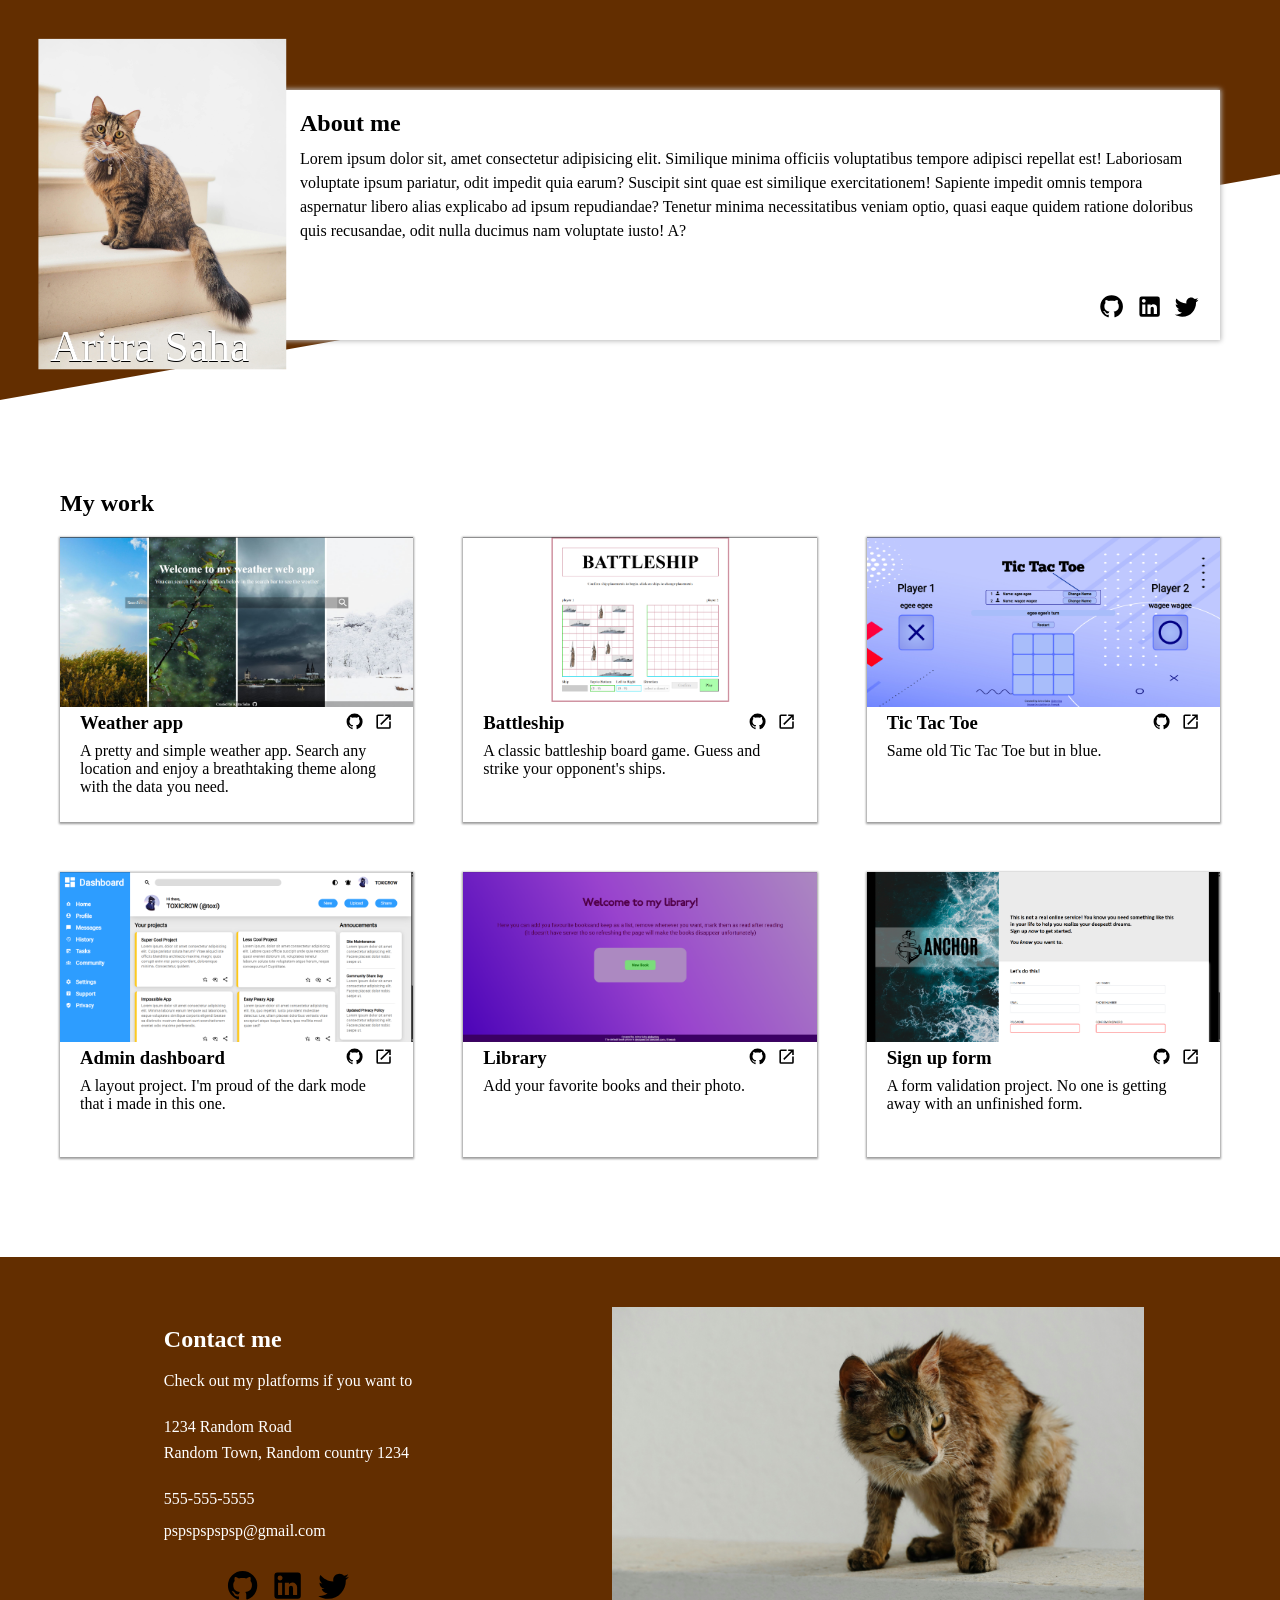
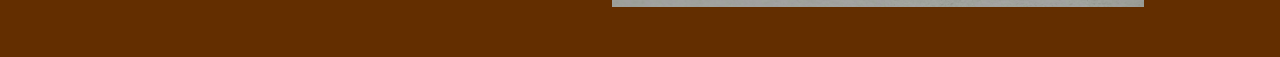
<file: index.html>
<!doctype html><html lang="en"><head><meta charset="UTF-8"/><meta name="viewport" content="width=device-width,initial-scale=1"/><title>Document</title><script defer="defer" src="main.js"></script></head><body><div class="main-wrapper"><div class="diagonal-decor"></div><main><section class="about-me-section"><div class="potrait-holder"><p class="name">Aritra Saha</p></div><h1>About me</h1><p>Lorem ipsum dolor sit, amet consectetur adipisicing elit. Similique minima officiis voluptatibus tempore adipisci repellat est! Laboriosam voluptate ipsum pariatur, odit impedit quia earum? Suscipit sint quae est similique exercitationem! Sapiente impedit omnis tempora aspernatur libero alias explicabo ad ipsum repudiandae? Tenetur minima necessitatibus veniam optio, quasi eaque quidem ratione doloribus quis recusandae, odit nulla ducimus nam voluptate iusto! A?</p><div class="icon-holder"><svg xmlns="http://www.w3.org/2000/svg" viewBox="0 0 24 24"><title>github</title><path d="M12,2A10,10 0 0,0 2,12C2,16.42 4.87,20.17 8.84,21.5C9.34,21.58 9.5,21.27 9.5,21C9.5,20.77 9.5,20.14 9.5,19.31C6.73,19.91 6.14,17.97 6.14,17.97C5.68,16.81 5.03,16.5 5.03,16.5C4.12,15.88 5.1,15.9 5.1,15.9C6.1,15.97 6.63,16.93 6.63,16.93C7.5,18.45 8.97,18 9.54,17.76C9.63,17.11 9.89,16.67 10.17,16.42C7.95,16.17 5.62,15.31 5.62,11.5C5.62,10.39 6,9.5 6.65,8.79C6.55,8.54 6.2,7.5 6.75,6.15C6.75,6.15 7.59,5.88 9.5,7.17C10.29,6.95 11.15,6.84 12,6.84C12.85,6.84 13.71,6.95 14.5,7.17C16.41,5.88 17.25,6.15 17.25,6.15C17.8,7.5 17.45,8.54 17.35,8.79C18,9.5 18.38,10.39 18.38,11.5C18.38,15.32 16.04,16.16 13.81,16.41C14.17,16.72 14.5,17.33 14.5,18.26C14.5,19.6 14.5,20.68 14.5,21C14.5,21.27 14.66,21.59 15.17,21.5C19.14,20.16 22,16.42 22,12A10,10 0 0,0 12,2Z"/></svg> <svg xmlns="http://www.w3.org/2000/svg" viewBox="0 0 24 24"><title>linkedin</title><path d="M19 3A2 2 0 0 1 21 5V19A2 2 0 0 1 19 21H5A2 2 0 0 1 3 19V5A2 2 0 0 1 5 3H19M18.5 18.5V13.2A3.26 3.26 0 0 0 15.24 9.94C14.39 9.94 13.4 10.46 12.92 11.24V10.13H10.13V18.5H12.92V13.57C12.92 12.8 13.54 12.17 14.31 12.17A1.4 1.4 0 0 1 15.71 13.57V18.5H18.5M6.88 8.56A1.68 1.68 0 0 0 8.56 6.88C8.56 5.95 7.81 5.19 6.88 5.19A1.69 1.69 0 0 0 5.19 6.88C5.19 7.81 5.95 8.56 6.88 8.56M8.27 18.5V10.13H5.5V18.5H8.27Z"/></svg> <svg xmlns="http://www.w3.org/2000/svg" viewBox="0 0 24 24"><title>twitter</title><path d="M22.46,6C21.69,6.35 20.86,6.58 20,6.69C20.88,6.16 21.56,5.32 21.88,4.31C21.05,4.81 20.13,5.16 19.16,5.36C18.37,4.5 17.26,4 16,4C13.65,4 11.73,5.92 11.73,8.29C11.73,8.63 11.77,8.96 11.84,9.27C8.28,9.09 5.11,7.38 3,4.79C2.63,5.42 2.42,6.16 2.42,6.94C2.42,8.43 3.17,9.75 4.33,10.5C3.62,10.5 2.96,10.3 2.38,10C2.38,10 2.38,10 2.38,10.03C2.38,12.11 3.86,13.85 5.82,14.24C5.46,14.34 5.08,14.39 4.69,14.39C4.42,14.39 4.15,14.36 3.89,14.31C4.43,16 6,17.26 7.89,17.29C6.43,18.45 4.58,19.13 2.56,19.13C2.22,19.13 1.88,19.11 1.54,19.07C3.44,20.29 5.7,21 8.12,21C16,21 20.33,14.46 20.33,8.79C20.33,8.6 20.33,8.42 20.32,8.23C21.16,7.63 21.88,6.87 22.46,6Z"/></svg></div></section><section class="my-work-section"><h2>My work</h2><div class="project-wrapper"><div class="project-card"><div class="project-img-holder one"></div><h3 class="project-name">Weather app</h3><div class="icons"><svg xmlns="http://www.w3.org/2000/svg" viewBox="0 0 24 24"><title>github</title><path d="M12,2A10,10 0 0,0 2,12C2,16.42 4.87,20.17 8.84,21.5C9.34,21.58 9.5,21.27 9.5,21C9.5,20.77 9.5,20.14 9.5,19.31C6.73,19.91 6.14,17.97 6.14,17.97C5.68,16.81 5.03,16.5 5.03,16.5C4.12,15.88 5.1,15.9 5.1,15.9C6.1,15.97 6.63,16.93 6.63,16.93C7.5,18.45 8.97,18 9.54,17.76C9.63,17.11 9.89,16.67 10.17,16.42C7.95,16.17 5.62,15.31 5.62,11.5C5.62,10.39 6,9.5 6.65,8.79C6.55,8.54 6.2,7.5 6.75,6.15C6.75,6.15 7.59,5.88 9.5,7.17C10.29,6.95 11.15,6.84 12,6.84C12.85,6.84 13.71,6.95 14.5,7.17C16.41,5.88 17.25,6.15 17.25,6.15C17.8,7.5 17.45,8.54 17.35,8.79C18,9.5 18.38,10.39 18.38,11.5C18.38,15.32 16.04,16.16 13.81,16.41C14.17,16.72 14.5,17.33 14.5,18.26C14.5,19.6 14.5,20.68 14.5,21C14.5,21.27 14.66,21.59 15.17,21.5C19.14,20.16 22,16.42 22,12A10,10 0 0,0 12,2Z"/></svg> <svg xmlns="http://www.w3.org/2000/svg" viewBox="0 0 24 24"><title>open-in-new</title><path d="M14,3V5H17.59L7.76,14.83L9.17,16.24L19,6.41V10H21V3M19,19H5V5H12V3H5C3.89,3 3,3.9 3,5V19A2,2 0 0,0 5,21H19A2,2 0 0,0 21,19V12H19V19Z"/></svg></div><p class="project-desc">A pretty and simple weather app. Search any location and enjoy a breathtaking theme along with the data you need.</p></div><div class="project-card"><div class="project-img-holder two"></div><h3 class="project-name">Battleship</h3><div class="icons"><svg xmlns="http://www.w3.org/2000/svg" viewBox="0 0 24 24"><title>github</title><path d="M12,2A10,10 0 0,0 2,12C2,16.42 4.87,20.17 8.84,21.5C9.34,21.58 9.5,21.27 9.5,21C9.5,20.77 9.5,20.14 9.5,19.31C6.73,19.91 6.14,17.97 6.14,17.97C5.68,16.81 5.03,16.5 5.03,16.5C4.12,15.88 5.1,15.9 5.1,15.9C6.1,15.97 6.63,16.93 6.63,16.93C7.5,18.45 8.97,18 9.54,17.76C9.63,17.11 9.89,16.67 10.17,16.42C7.95,16.17 5.62,15.31 5.62,11.5C5.62,10.39 6,9.5 6.65,8.79C6.55,8.54 6.2,7.5 6.75,6.15C6.75,6.15 7.59,5.88 9.5,7.17C10.29,6.95 11.15,6.84 12,6.84C12.85,6.84 13.71,6.95 14.5,7.17C16.41,5.88 17.25,6.15 17.25,6.15C17.8,7.5 17.45,8.54 17.35,8.79C18,9.5 18.38,10.39 18.38,11.5C18.38,15.32 16.04,16.16 13.81,16.41C14.17,16.72 14.5,17.33 14.5,18.26C14.5,19.6 14.5,20.68 14.5,21C14.5,21.27 14.66,21.59 15.17,21.5C19.14,20.16 22,16.42 22,12A10,10 0 0,0 12,2Z"/></svg> <svg xmlns="http://www.w3.org/2000/svg" viewBox="0 0 24 24"><title>open-in-new</title><path d="M14,3V5H17.59L7.76,14.83L9.17,16.24L19,6.41V10H21V3M19,19H5V5H12V3H5C3.89,3 3,3.9 3,5V19A2,2 0 0,0 5,21H19A2,2 0 0,0 21,19V12H19V19Z"/></svg></div><p class="project-desc">A classic battleship board game. Guess and strike your opponent's ships.</p></div><div class="project-card"><div class="project-img-holder three"></div><h3 class="project-name">Tic Tac Toe</h3><div class="icons"><svg xmlns="http://www.w3.org/2000/svg" viewBox="0 0 24 24"><title>github</title><path d="M12,2A10,10 0 0,0 2,12C2,16.42 4.87,20.17 8.84,21.5C9.34,21.58 9.5,21.27 9.5,21C9.5,20.77 9.5,20.14 9.5,19.31C6.73,19.91 6.14,17.97 6.14,17.97C5.68,16.81 5.03,16.5 5.03,16.5C4.12,15.88 5.1,15.9 5.1,15.9C6.1,15.97 6.63,16.93 6.63,16.93C7.5,18.45 8.97,18 9.54,17.76C9.63,17.11 9.89,16.67 10.17,16.42C7.95,16.17 5.62,15.31 5.62,11.5C5.62,10.39 6,9.5 6.65,8.79C6.55,8.54 6.2,7.5 6.75,6.15C6.75,6.15 7.59,5.88 9.5,7.17C10.29,6.95 11.15,6.84 12,6.84C12.85,6.84 13.71,6.95 14.5,7.17C16.41,5.88 17.25,6.15 17.25,6.15C17.8,7.5 17.45,8.54 17.35,8.79C18,9.5 18.38,10.39 18.38,11.5C18.38,15.32 16.04,16.16 13.81,16.41C14.17,16.72 14.5,17.33 14.5,18.26C14.5,19.6 14.5,20.68 14.5,21C14.5,21.27 14.66,21.59 15.17,21.5C19.14,20.16 22,16.42 22,12A10,10 0 0,0 12,2Z"/></svg> <svg xmlns="http://www.w3.org/2000/svg" viewBox="0 0 24 24"><title>open-in-new</title><path d="M14,3V5H17.59L7.76,14.83L9.17,16.24L19,6.41V10H21V3M19,19H5V5H12V3H5C3.89,3 3,3.9 3,5V19A2,2 0 0,0 5,21H19A2,2 0 0,0 21,19V12H19V19Z"/></svg></div><p class="project-desc">Same old Tic Tac Toe but in blue.</p></div><div class="project-card"><div class="project-img-holder four"></div><h3 class="project-name">Admin dashboard</h3><div class="icons"><svg xmlns="http://www.w3.org/2000/svg" viewBox="0 0 24 24"><title>github</title><path d="M12,2A10,10 0 0,0 2,12C2,16.42 4.87,20.17 8.84,21.5C9.34,21.58 9.5,21.27 9.5,21C9.5,20.77 9.5,20.14 9.5,19.31C6.73,19.91 6.14,17.97 6.14,17.97C5.68,16.81 5.03,16.5 5.03,16.5C4.12,15.88 5.1,15.9 5.1,15.9C6.1,15.97 6.63,16.93 6.63,16.93C7.5,18.45 8.97,18 9.54,17.76C9.63,17.11 9.89,16.67 10.17,16.42C7.95,16.17 5.62,15.31 5.62,11.5C5.62,10.39 6,9.5 6.65,8.79C6.55,8.54 6.2,7.5 6.75,6.15C6.75,6.15 7.59,5.88 9.5,7.17C10.29,6.95 11.15,6.84 12,6.84C12.85,6.84 13.71,6.95 14.5,7.17C16.41,5.88 17.25,6.15 17.25,6.15C17.8,7.5 17.45,8.54 17.35,8.79C18,9.5 18.38,10.39 18.38,11.5C18.38,15.32 16.04,16.16 13.81,16.41C14.17,16.72 14.5,17.33 14.5,18.26C14.5,19.6 14.5,20.68 14.5,21C14.5,21.27 14.66,21.59 15.17,21.5C19.14,20.16 22,16.42 22,12A10,10 0 0,0 12,2Z"/></svg> <svg xmlns="http://www.w3.org/2000/svg" viewBox="0 0 24 24"><title>open-in-new</title><path d="M14,3V5H17.59L7.76,14.83L9.17,16.24L19,6.41V10H21V3M19,19H5V5H12V3H5C3.89,3 3,3.9 3,5V19A2,2 0 0,0 5,21H19A2,2 0 0,0 21,19V12H19V19Z"/></svg></div><p class="project-desc">A layout project. I'm proud of the dark mode that i made in this one.</p></div><div class="project-card"><div class="project-img-holder five"></div><h3 class="project-name">Library</h3><div class="icons"><svg xmlns="http://www.w3.org/2000/svg" viewBox="0 0 24 24"><title>github</title><path d="M12,2A10,10 0 0,0 2,12C2,16.42 4.87,20.17 8.84,21.5C9.34,21.58 9.5,21.27 9.5,21C9.5,20.77 9.5,20.14 9.5,19.31C6.73,19.91 6.14,17.97 6.14,17.97C5.68,16.81 5.03,16.5 5.03,16.5C4.12,15.88 5.1,15.9 5.1,15.9C6.1,15.97 6.63,16.93 6.63,16.93C7.5,18.45 8.97,18 9.54,17.76C9.63,17.11 9.89,16.67 10.17,16.42C7.95,16.17 5.62,15.31 5.62,11.5C5.62,10.39 6,9.5 6.65,8.79C6.55,8.54 6.2,7.5 6.75,6.15C6.75,6.15 7.59,5.88 9.5,7.17C10.29,6.95 11.15,6.84 12,6.84C12.85,6.84 13.71,6.95 14.5,7.17C16.41,5.88 17.25,6.15 17.25,6.15C17.8,7.5 17.45,8.54 17.35,8.79C18,9.5 18.38,10.39 18.38,11.5C18.38,15.32 16.04,16.16 13.81,16.41C14.17,16.72 14.5,17.33 14.5,18.26C14.5,19.6 14.5,20.68 14.5,21C14.5,21.27 14.66,21.59 15.17,21.5C19.14,20.16 22,16.42 22,12A10,10 0 0,0 12,2Z"/></svg> <svg xmlns="http://www.w3.org/2000/svg" viewBox="0 0 24 24"><title>open-in-new</title><path d="M14,3V5H17.59L7.76,14.83L9.17,16.24L19,6.41V10H21V3M19,19H5V5H12V3H5C3.89,3 3,3.9 3,5V19A2,2 0 0,0 5,21H19A2,2 0 0,0 21,19V12H19V19Z"/></svg></div><p class="project-desc">Add your favorite books and their photo.</p></div><div class="project-card"><div class="project-img-holder six"></div><h3 class="project-name">Sign up form</h3><div class="icons"><svg xmlns="http://www.w3.org/2000/svg" viewBox="0 0 24 24"><title>github</title><path d="M12,2A10,10 0 0,0 2,12C2,16.42 4.87,20.17 8.84,21.5C9.34,21.58 9.5,21.27 9.5,21C9.5,20.77 9.5,20.14 9.5,19.31C6.73,19.91 6.14,17.97 6.14,17.97C5.68,16.81 5.03,16.5 5.03,16.5C4.12,15.88 5.1,15.9 5.1,15.9C6.1,15.97 6.63,16.93 6.63,16.93C7.5,18.45 8.97,18 9.54,17.76C9.63,17.11 9.89,16.67 10.17,16.42C7.95,16.17 5.62,15.31 5.62,11.5C5.62,10.39 6,9.5 6.65,8.79C6.55,8.54 6.2,7.5 6.75,6.15C6.75,6.15 7.59,5.88 9.5,7.17C10.29,6.95 11.15,6.84 12,6.84C12.85,6.84 13.71,6.95 14.5,7.17C16.41,5.88 17.25,6.15 17.25,6.15C17.8,7.5 17.45,8.54 17.35,8.79C18,9.5 18.38,10.39 18.38,11.5C18.38,15.32 16.04,16.16 13.81,16.41C14.17,16.72 14.5,17.33 14.5,18.26C14.5,19.6 14.5,20.68 14.5,21C14.5,21.27 14.66,21.59 15.17,21.5C19.14,20.16 22,16.42 22,12A10,10 0 0,0 12,2Z"/></svg> <svg xmlns="http://www.w3.org/2000/svg" viewBox="0 0 24 24"><title>open-in-new</title><path d="M14,3V5H17.59L7.76,14.83L9.17,16.24L19,6.41V10H21V3M19,19H5V5H12V3H5C3.89,3 3,3.9 3,5V19A2,2 0 0,0 5,21H19A2,2 0 0,0 21,19V12H19V19Z"/></svg></div><p class="project-desc">A form validation project. No one is getting away with an unfinished form.</p></div></div></section></main><footer><div class="contact-section"><div class="contact-info"><h2>Contact me</h2><p>Check out my platforms if you want to</p><p>1234 Random Road</p><p>Random Town, Random country 1234</p><p>555-555-5555</p><p>pspspspspsp@gmail.com</p><div class="contact-icons"><svg xmlns="http://www.w3.org/2000/svg" viewBox="0 0 24 24"><title>github</title><path d="M12,2A10,10 0 0,0 2,12C2,16.42 4.87,20.17 8.84,21.5C9.34,21.58 9.5,21.27 9.5,21C9.5,20.77 9.5,20.14 9.5,19.31C6.73,19.91 6.14,17.97 6.14,17.97C5.68,16.81 5.03,16.5 5.03,16.5C4.12,15.88 5.1,15.9 5.1,15.9C6.1,15.97 6.63,16.93 6.63,16.93C7.5,18.45 8.97,18 9.54,17.76C9.63,17.11 9.89,16.67 10.17,16.42C7.95,16.17 5.62,15.31 5.62,11.5C5.62,10.39 6,9.5 6.65,8.79C6.55,8.54 6.2,7.5 6.75,6.15C6.75,6.15 7.59,5.88 9.5,7.17C10.29,6.95 11.15,6.84 12,6.84C12.85,6.84 13.71,6.95 14.5,7.17C16.41,5.88 17.25,6.15 17.25,6.15C17.8,7.5 17.45,8.54 17.35,8.79C18,9.5 18.38,10.39 18.38,11.5C18.38,15.32 16.04,16.16 13.81,16.41C14.17,16.72 14.5,17.33 14.5,18.26C14.5,19.6 14.5,20.68 14.5,21C14.5,21.27 14.66,21.59 15.17,21.5C19.14,20.16 22,16.42 22,12A10,10 0 0,0 12,2Z"/></svg> <svg xmlns="http://www.w3.org/2000/svg" viewBox="0 0 24 24"><title>linkedin</title><path d="M19 3A2 2 0 0 1 21 5V19A2 2 0 0 1 19 21H5A2 2 0 0 1 3 19V5A2 2 0 0 1 5 3H19M18.5 18.5V13.2A3.26 3.26 0 0 0 15.24 9.94C14.39 9.94 13.4 10.46 12.92 11.24V10.13H10.13V18.5H12.92V13.57C12.92 12.8 13.54 12.17 14.31 12.17A1.4 1.4 0 0 1 15.71 13.57V18.5H18.5M6.88 8.56A1.68 1.68 0 0 0 8.56 6.88C8.56 5.95 7.81 5.19 6.88 5.19A1.69 1.69 0 0 0 5.19 6.88C5.19 7.81 5.95 8.56 6.88 8.56M8.27 18.5V10.13H5.5V18.5H8.27Z"/></svg> <svg xmlns="http://www.w3.org/2000/svg" viewBox="0 0 24 24"><title>twitter</title><path d="M22.46,6C21.69,6.35 20.86,6.58 20,6.69C20.88,6.16 21.56,5.32 21.88,4.31C21.05,4.81 20.13,5.16 19.16,5.36C18.37,4.5 17.26,4 16,4C13.65,4 11.73,5.92 11.73,8.29C11.73,8.63 11.77,8.96 11.84,9.27C8.28,9.09 5.11,7.38 3,4.79C2.63,5.42 2.42,6.16 2.42,6.94C2.42,8.43 3.17,9.75 4.33,10.5C3.62,10.5 2.96,10.3 2.38,10C2.38,10 2.38,10 2.38,10.03C2.38,12.11 3.86,13.85 5.82,14.24C5.46,14.34 5.08,14.39 4.69,14.39C4.42,14.39 4.15,14.36 3.89,14.31C4.43,16 6,17.26 7.89,17.29C6.43,18.45 4.58,19.13 2.56,19.13C2.22,19.13 1.88,19.11 1.54,19.07C3.44,20.29 5.7,21 8.12,21C16,21 20.33,14.46 20.33,8.79C20.33,8.6 20.33,8.42 20.32,8.23C21.16,7.63 21.88,6.87 22.46,6Z"/></svg></div></div><div class="contact-img-holder"></div></div></footer></div></body></html>
</file>
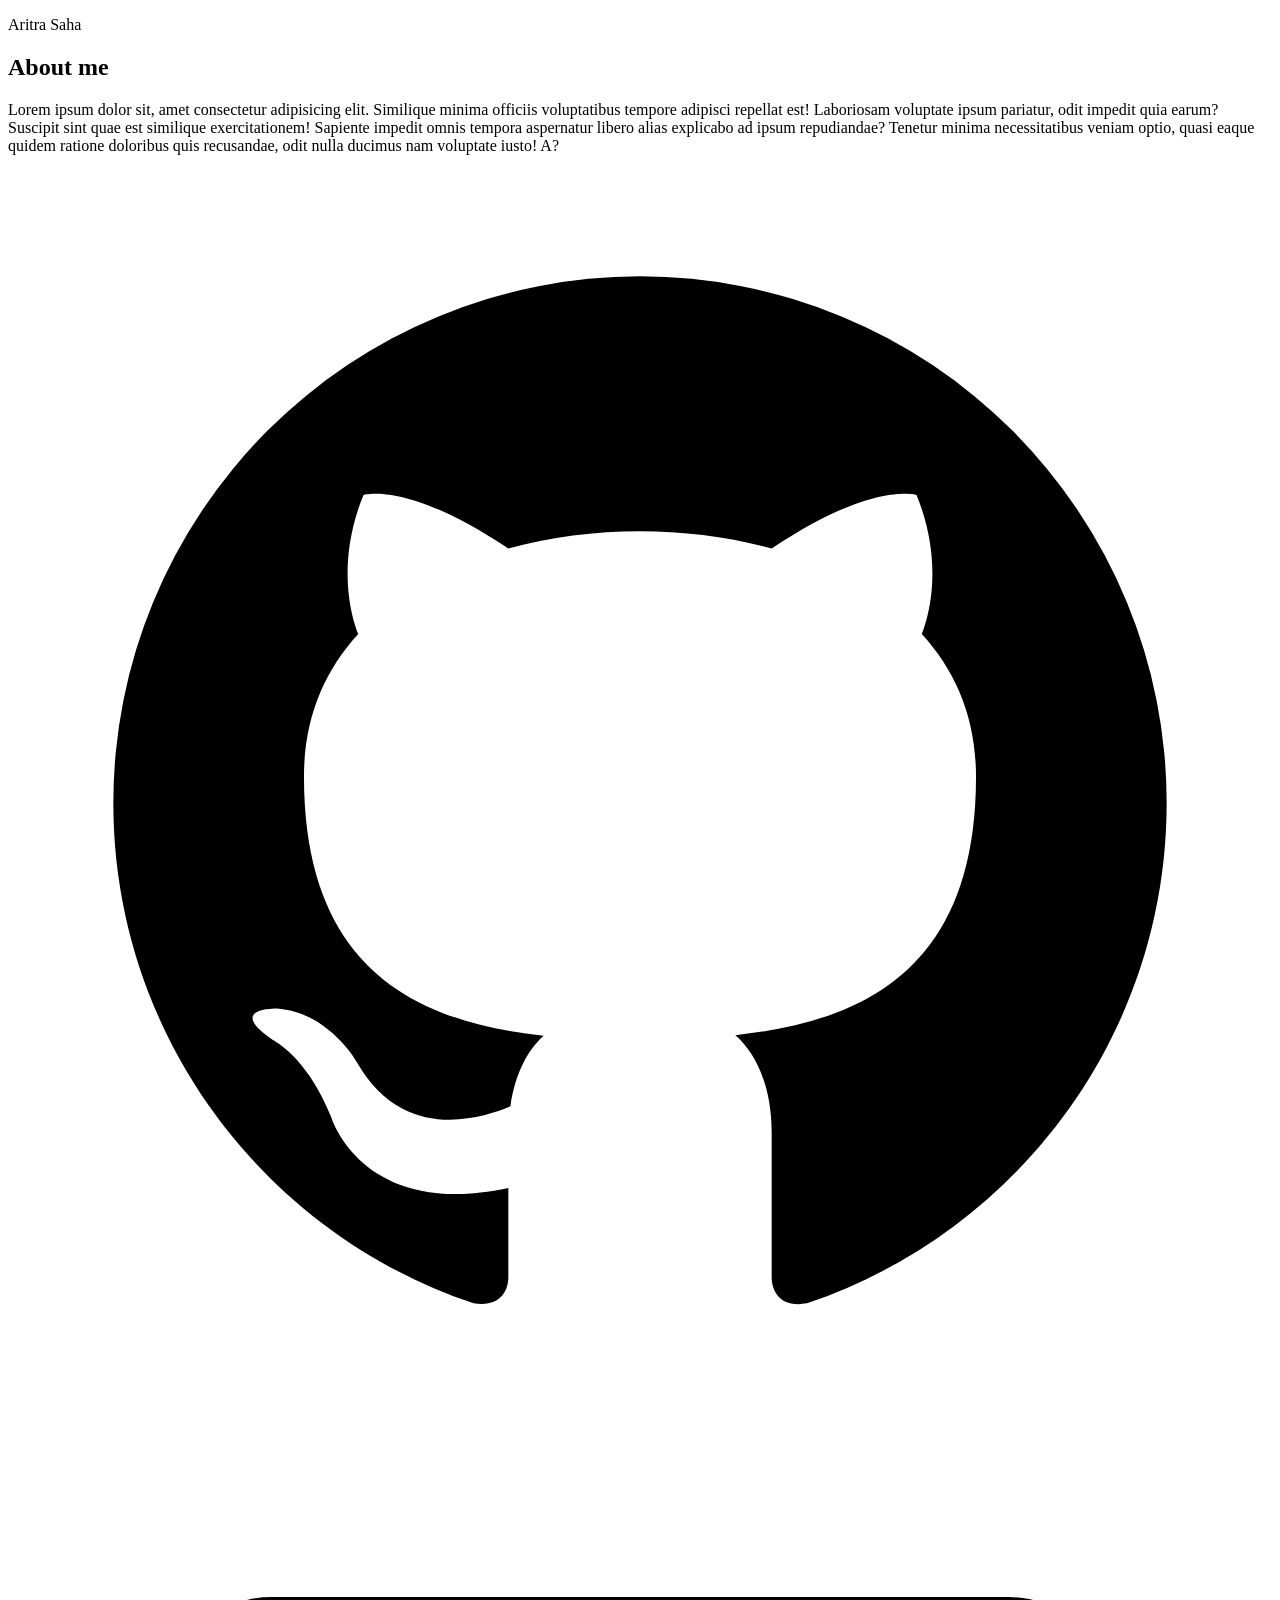
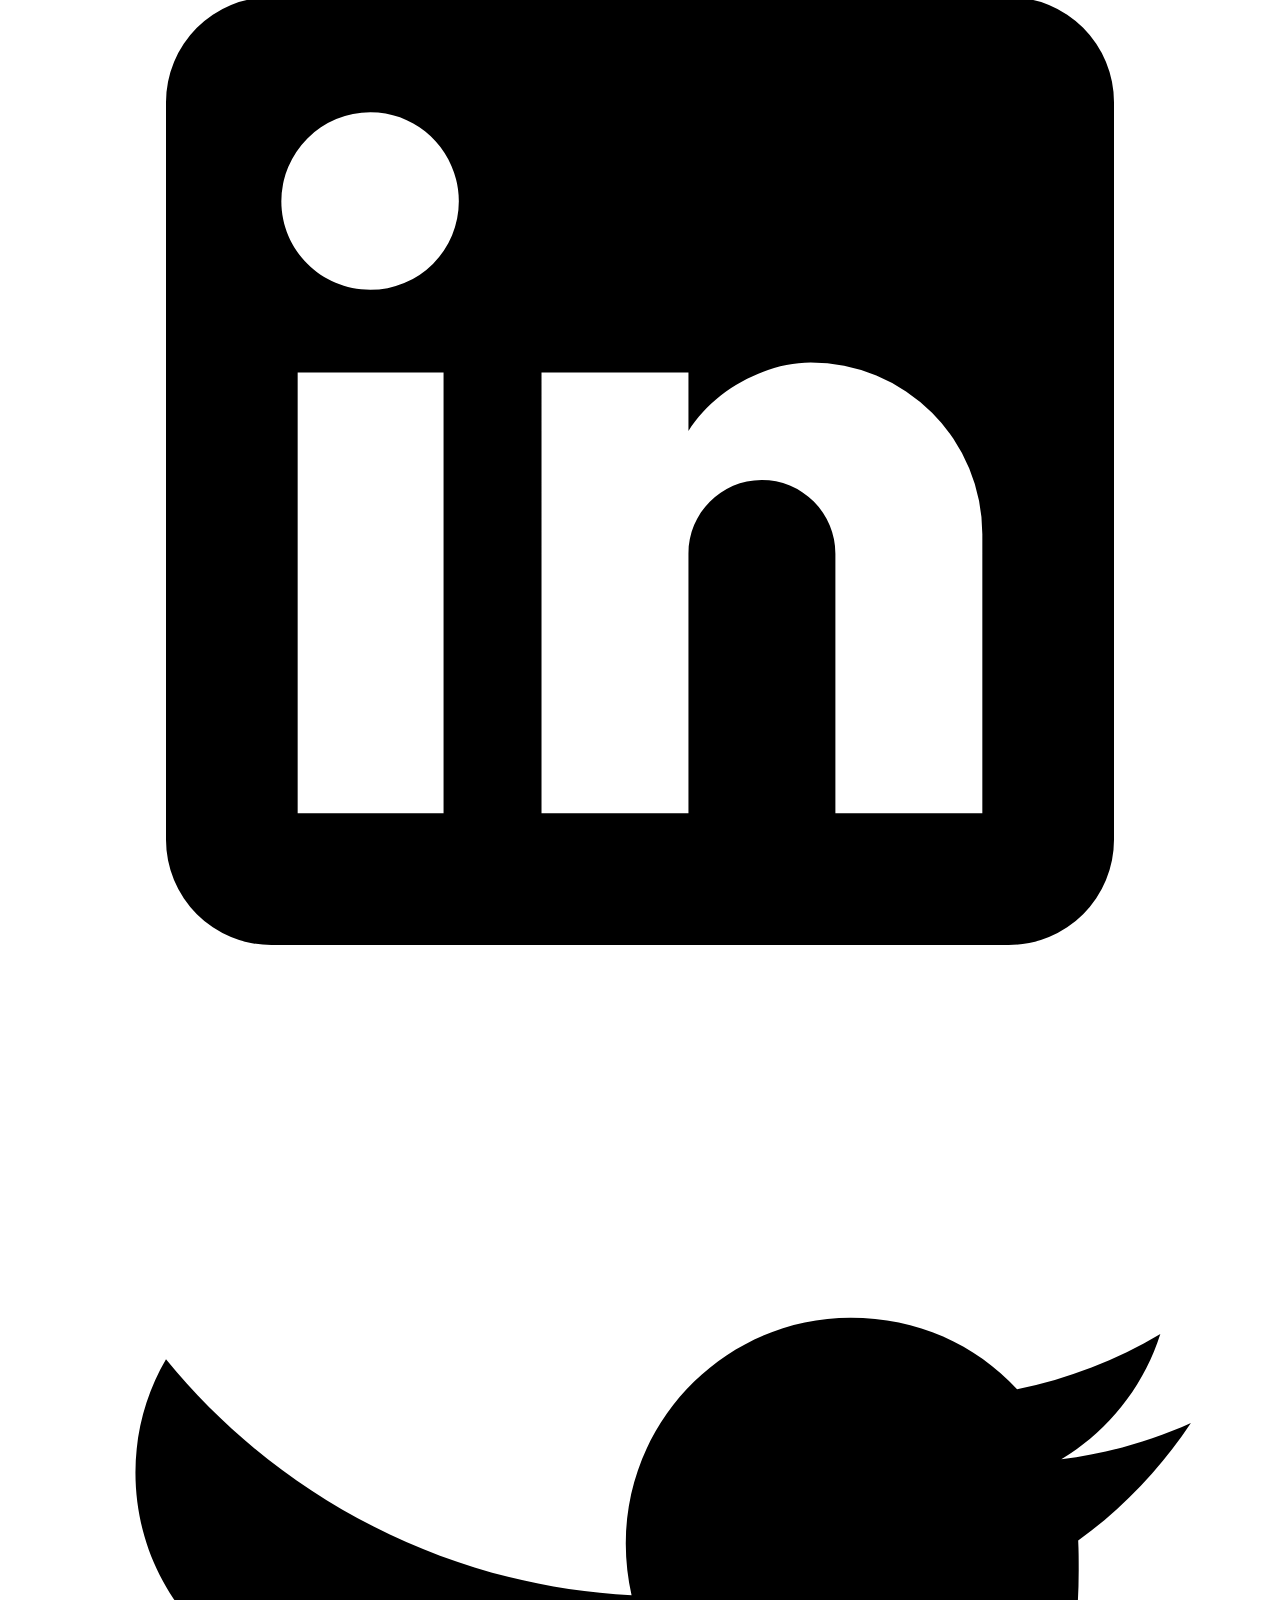
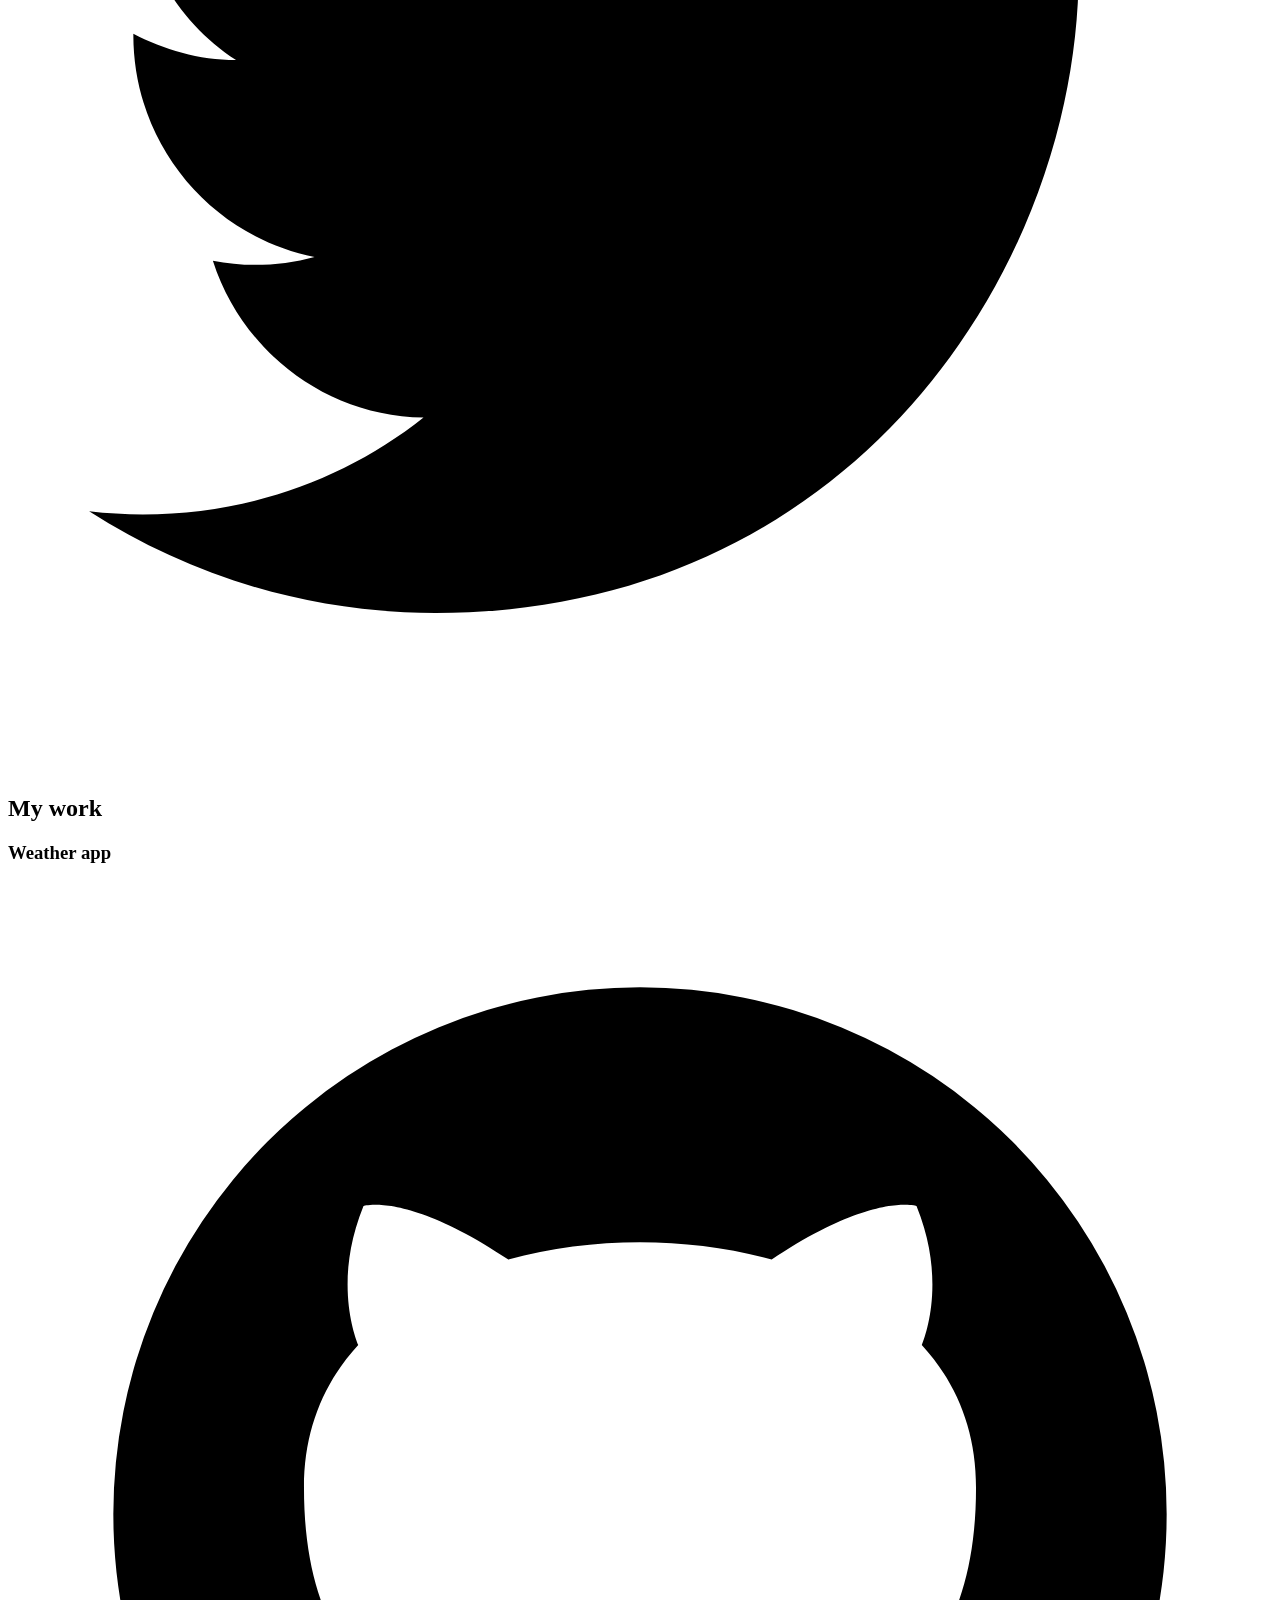
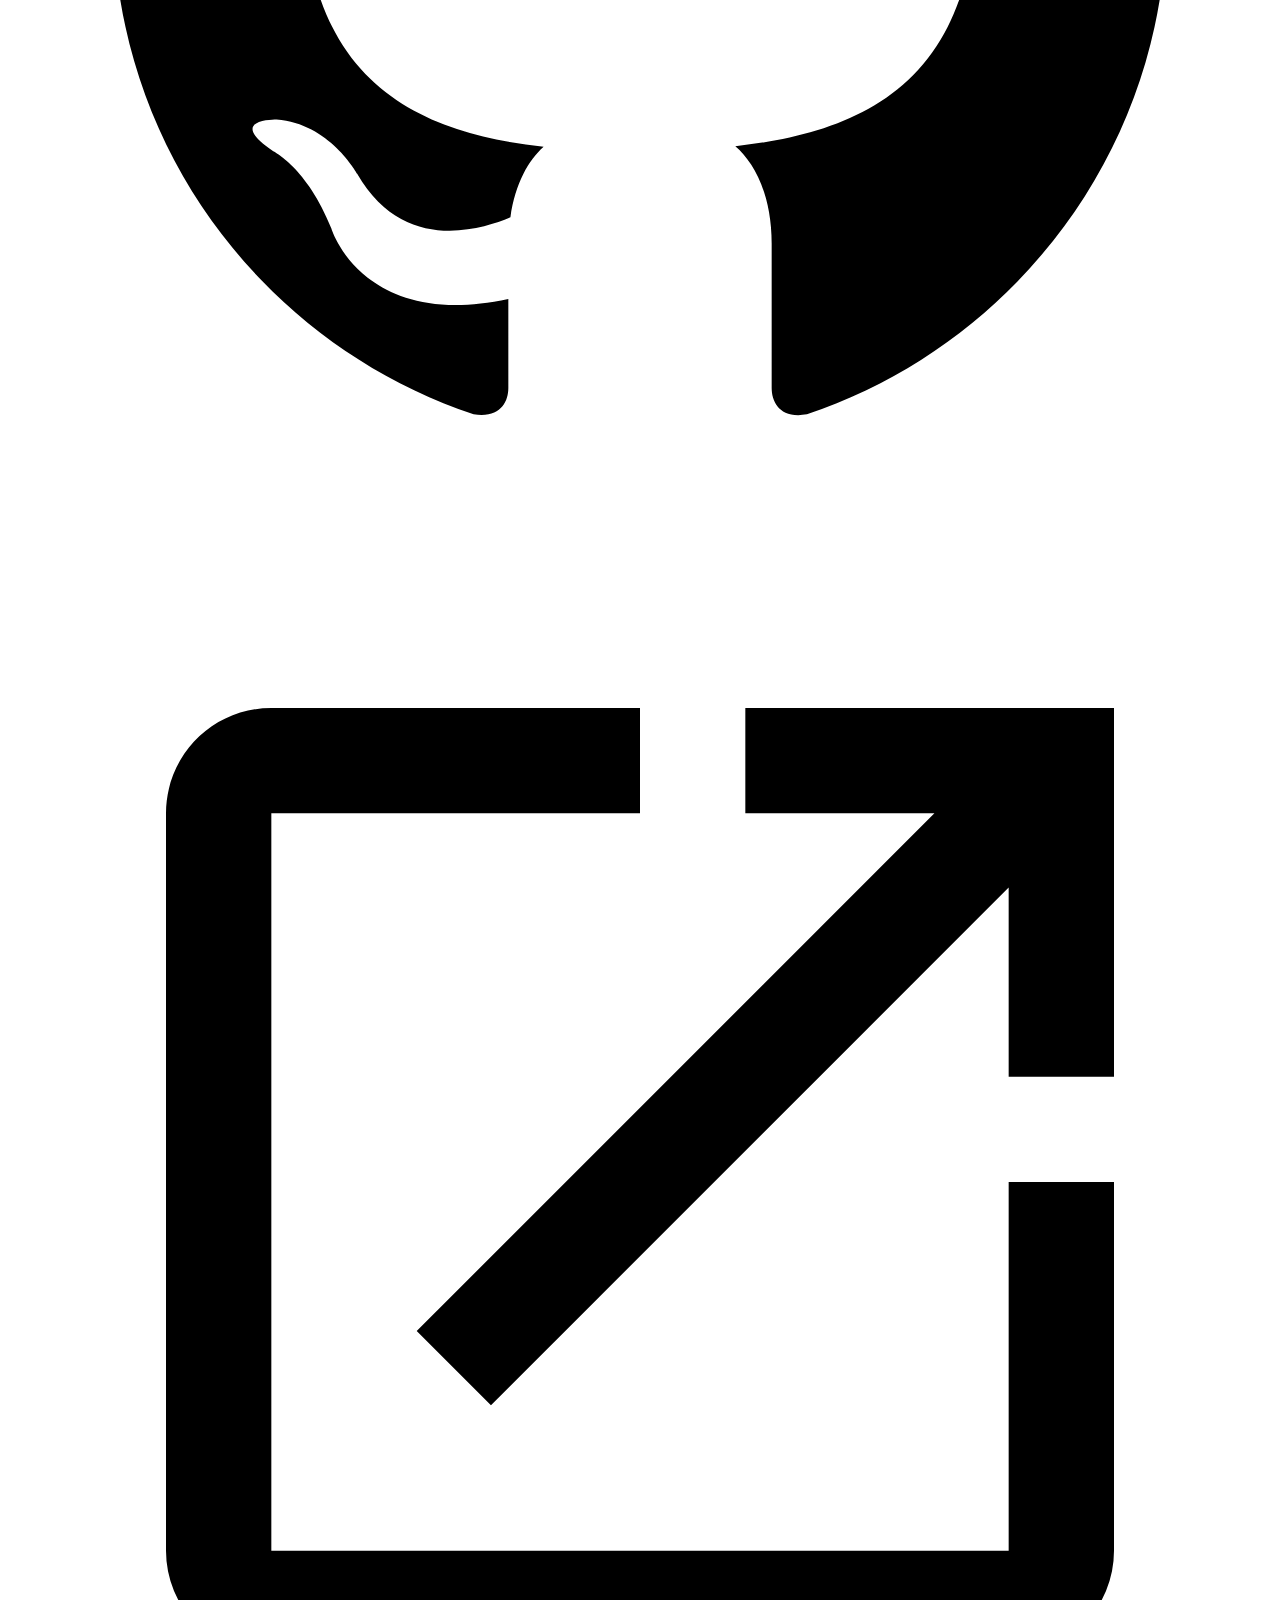
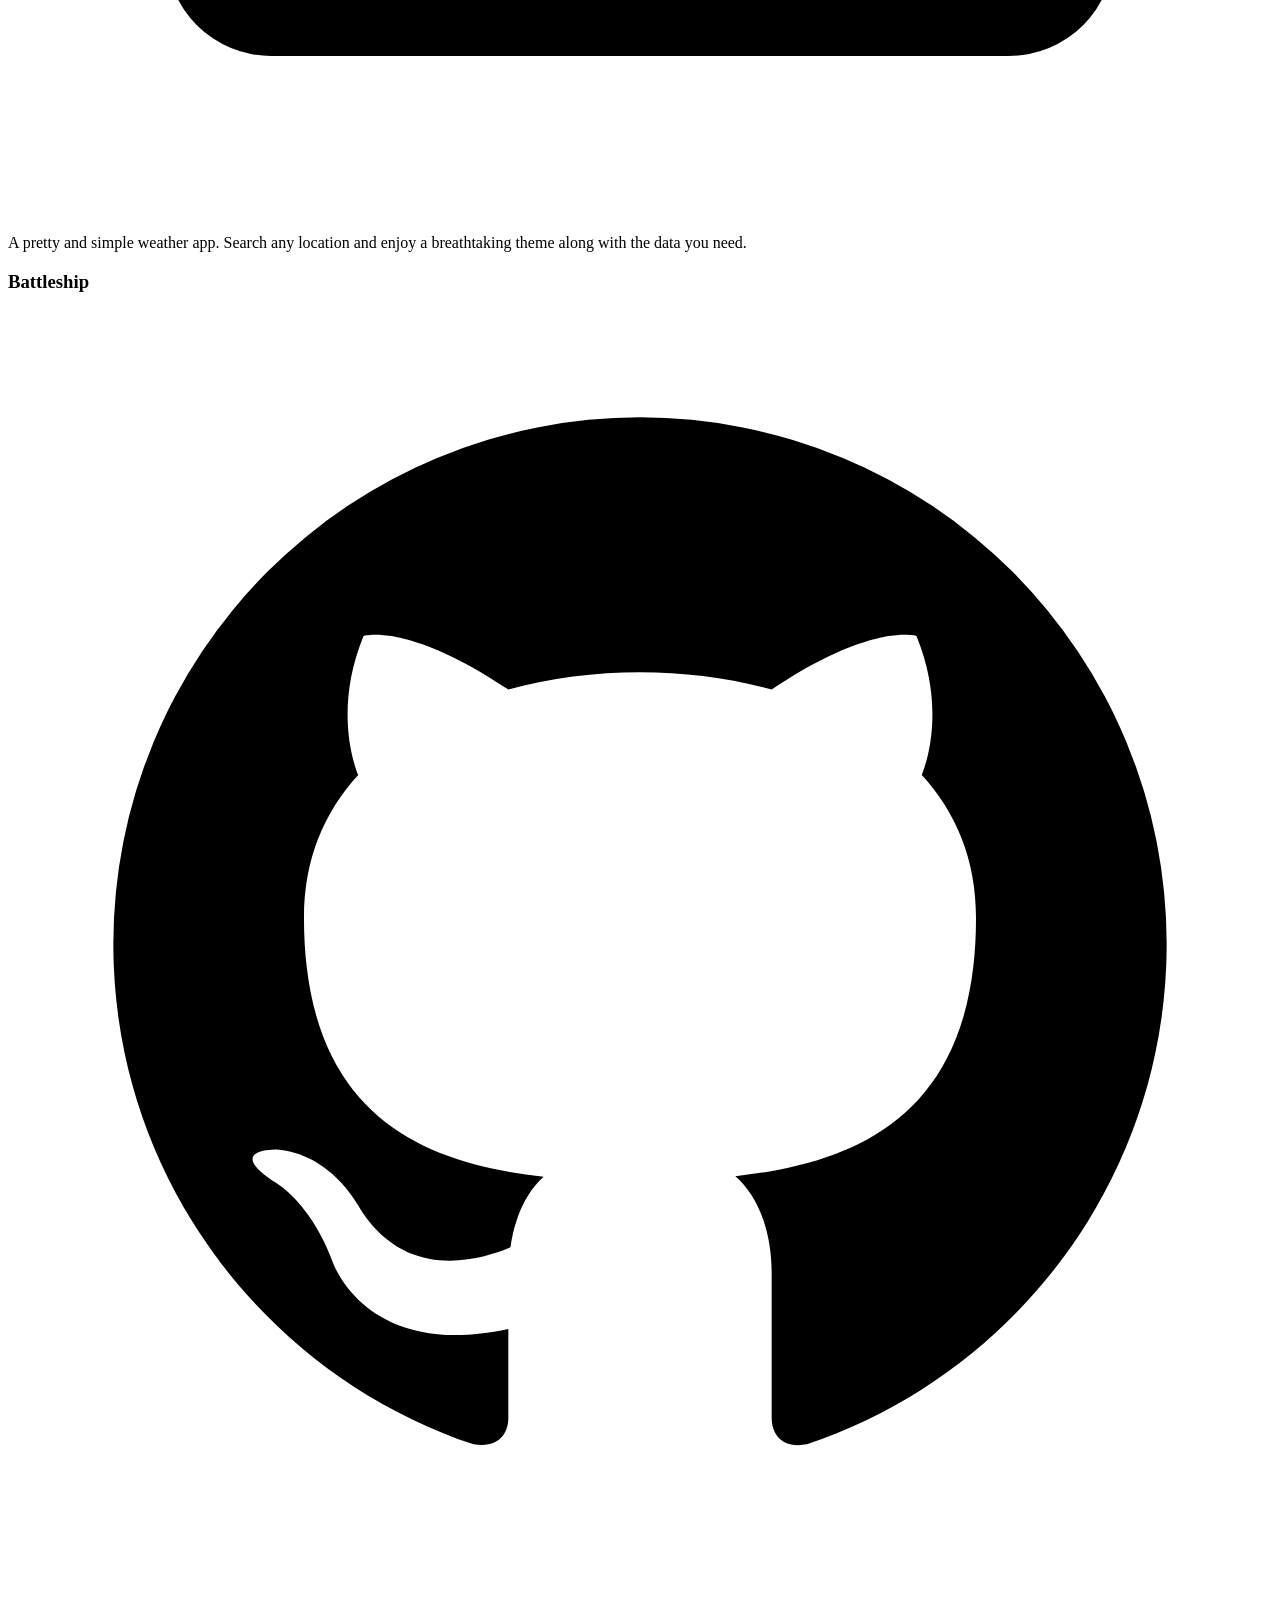
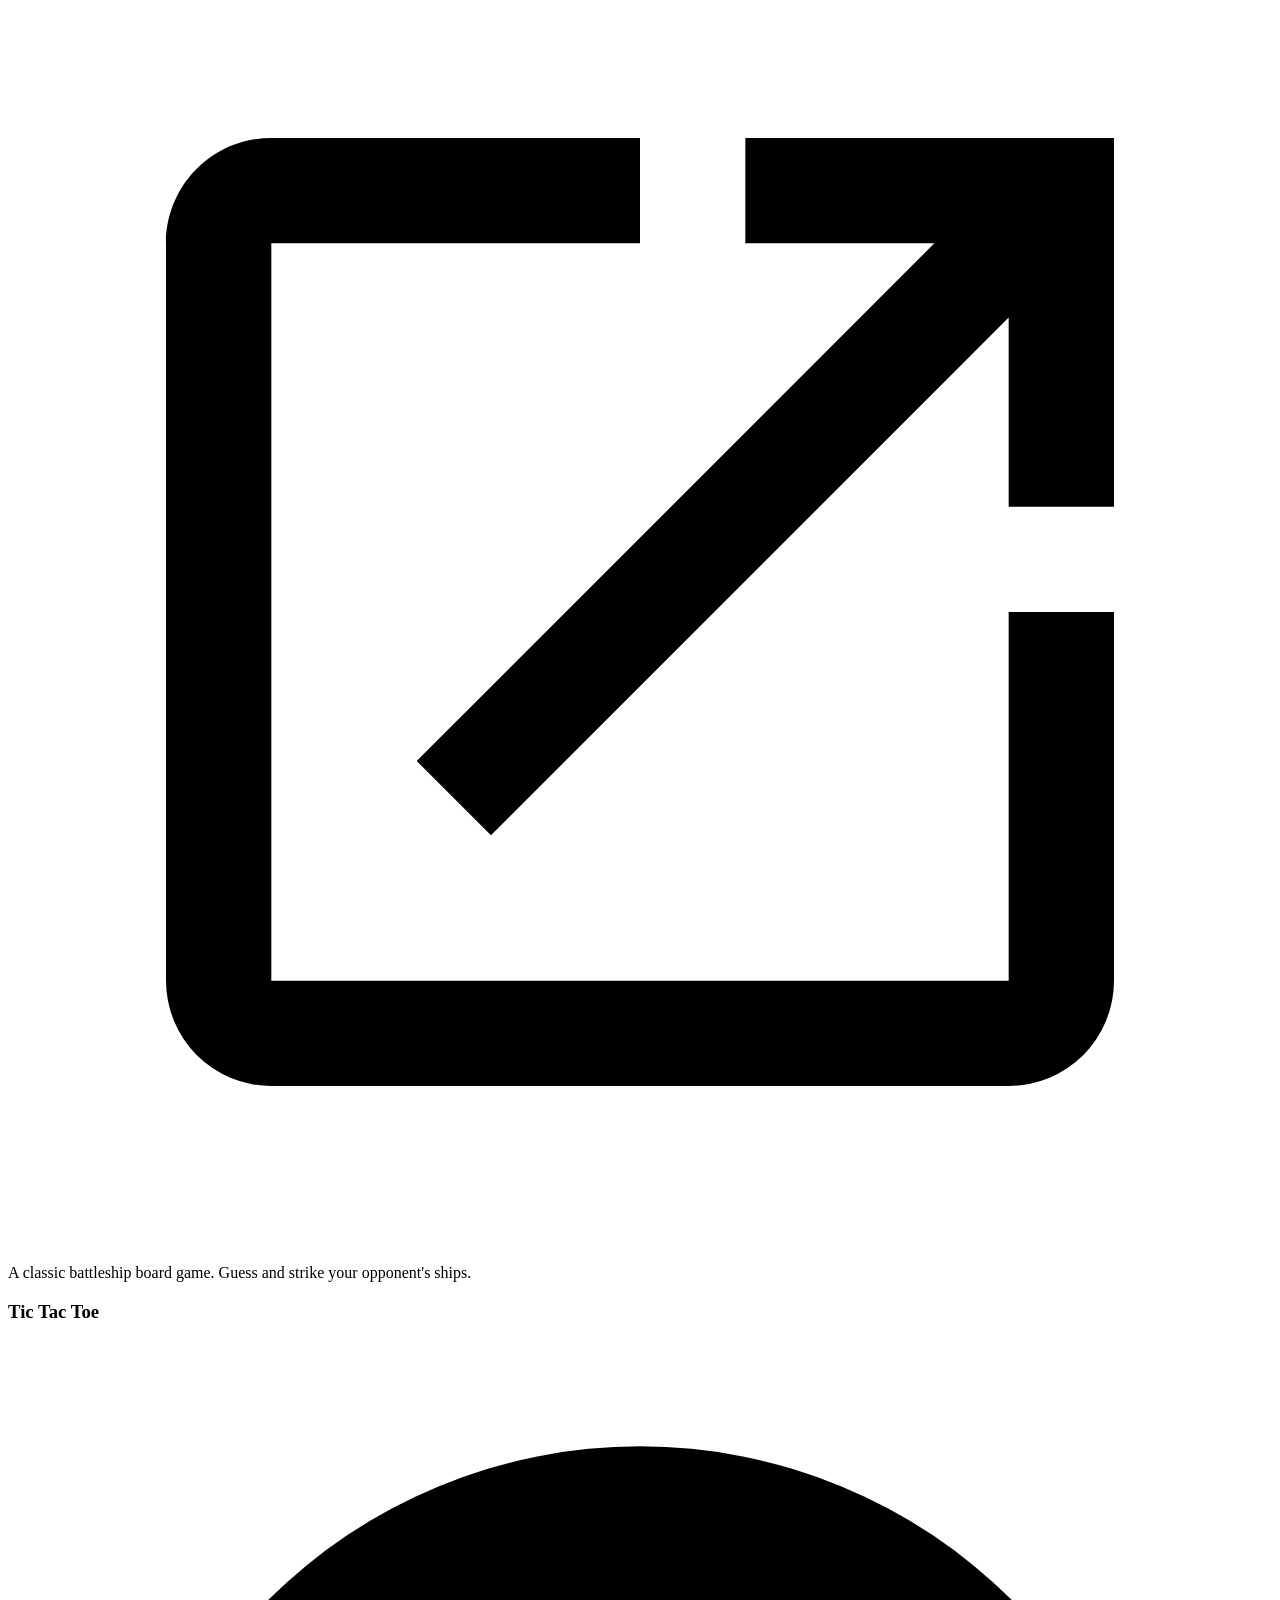
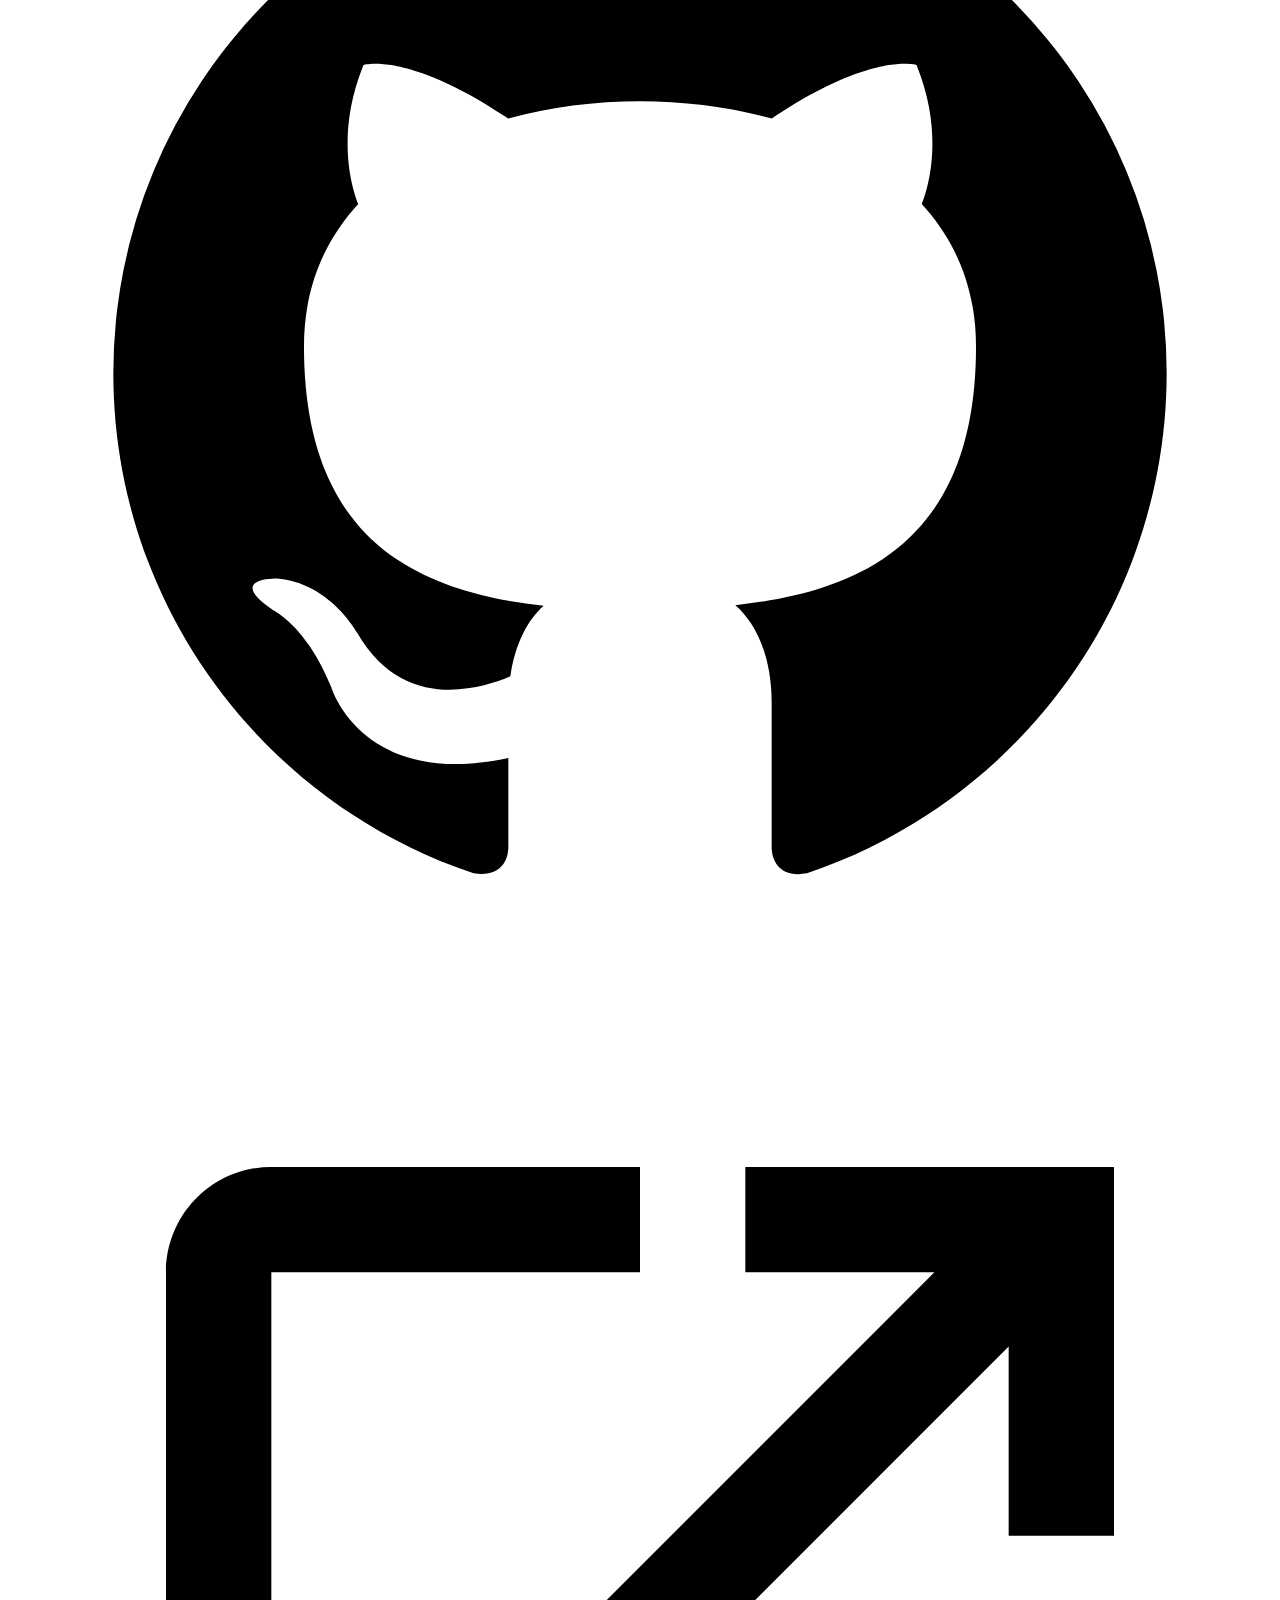
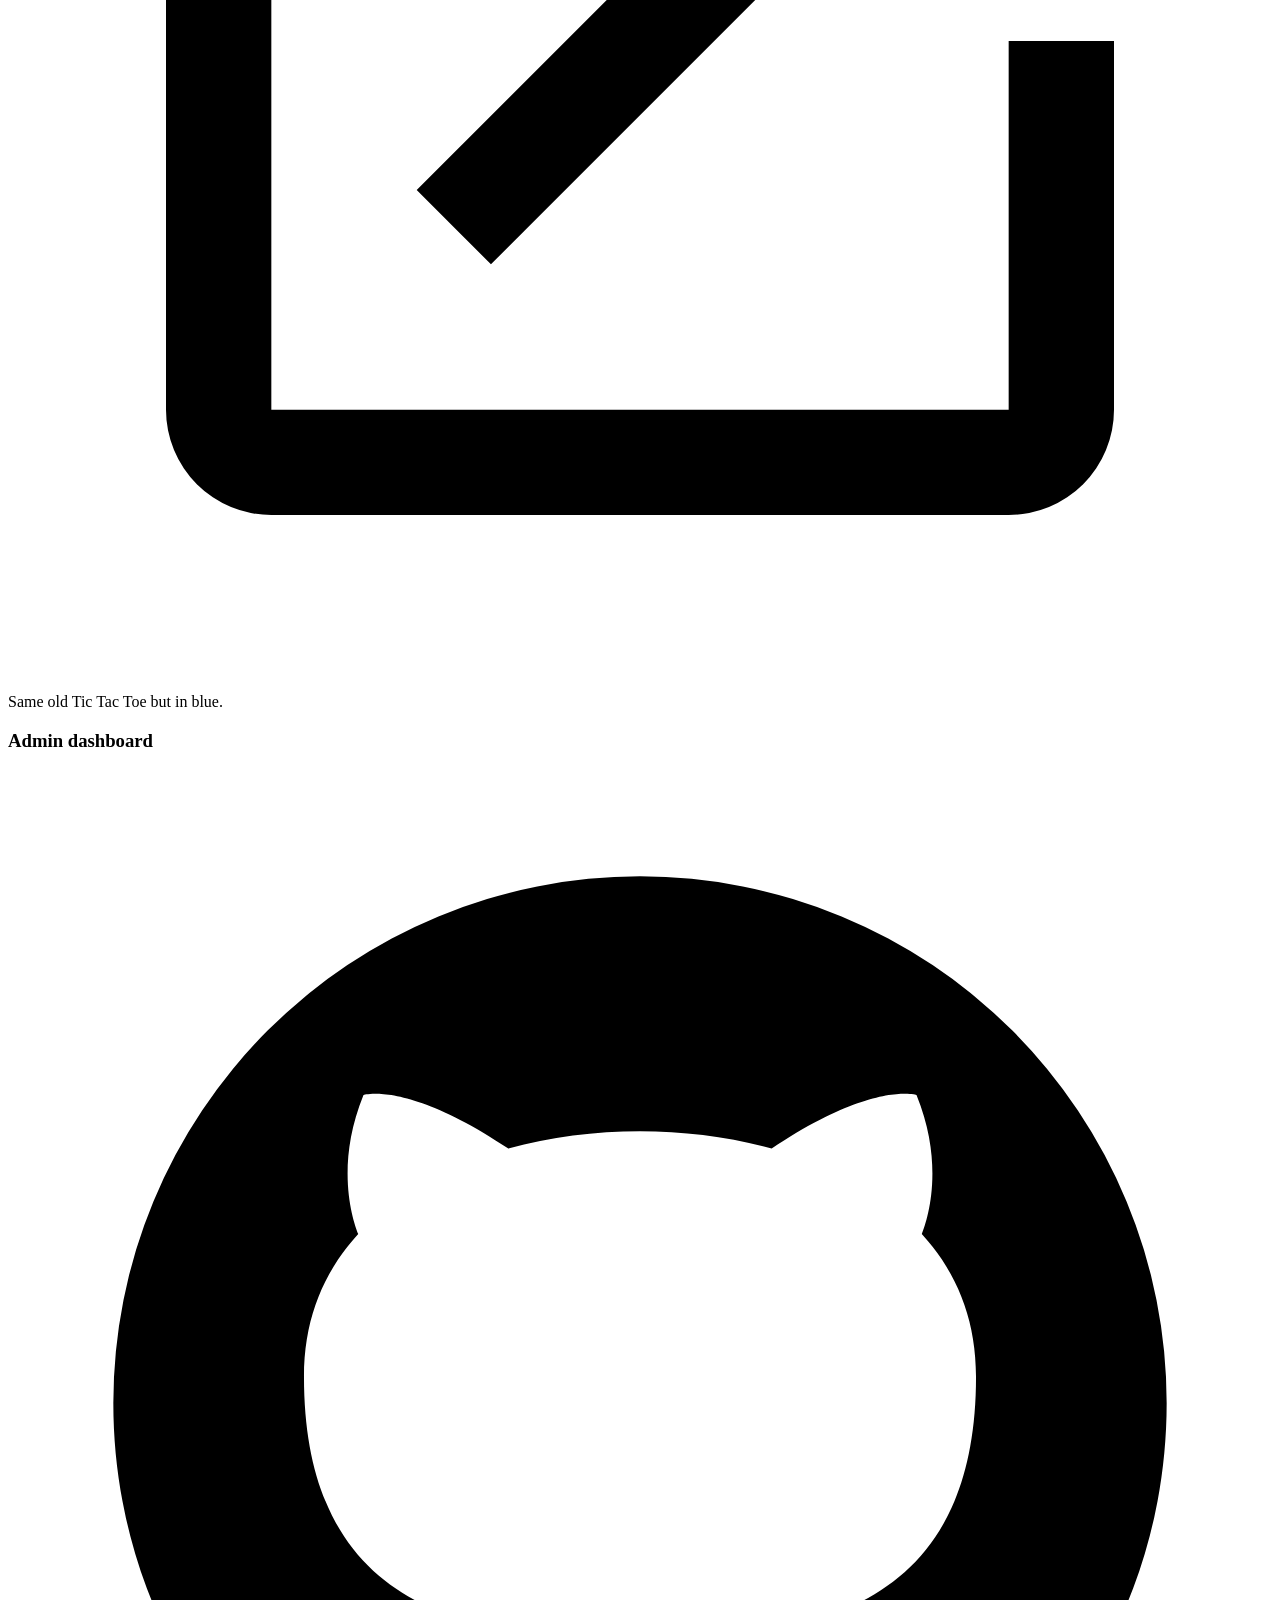
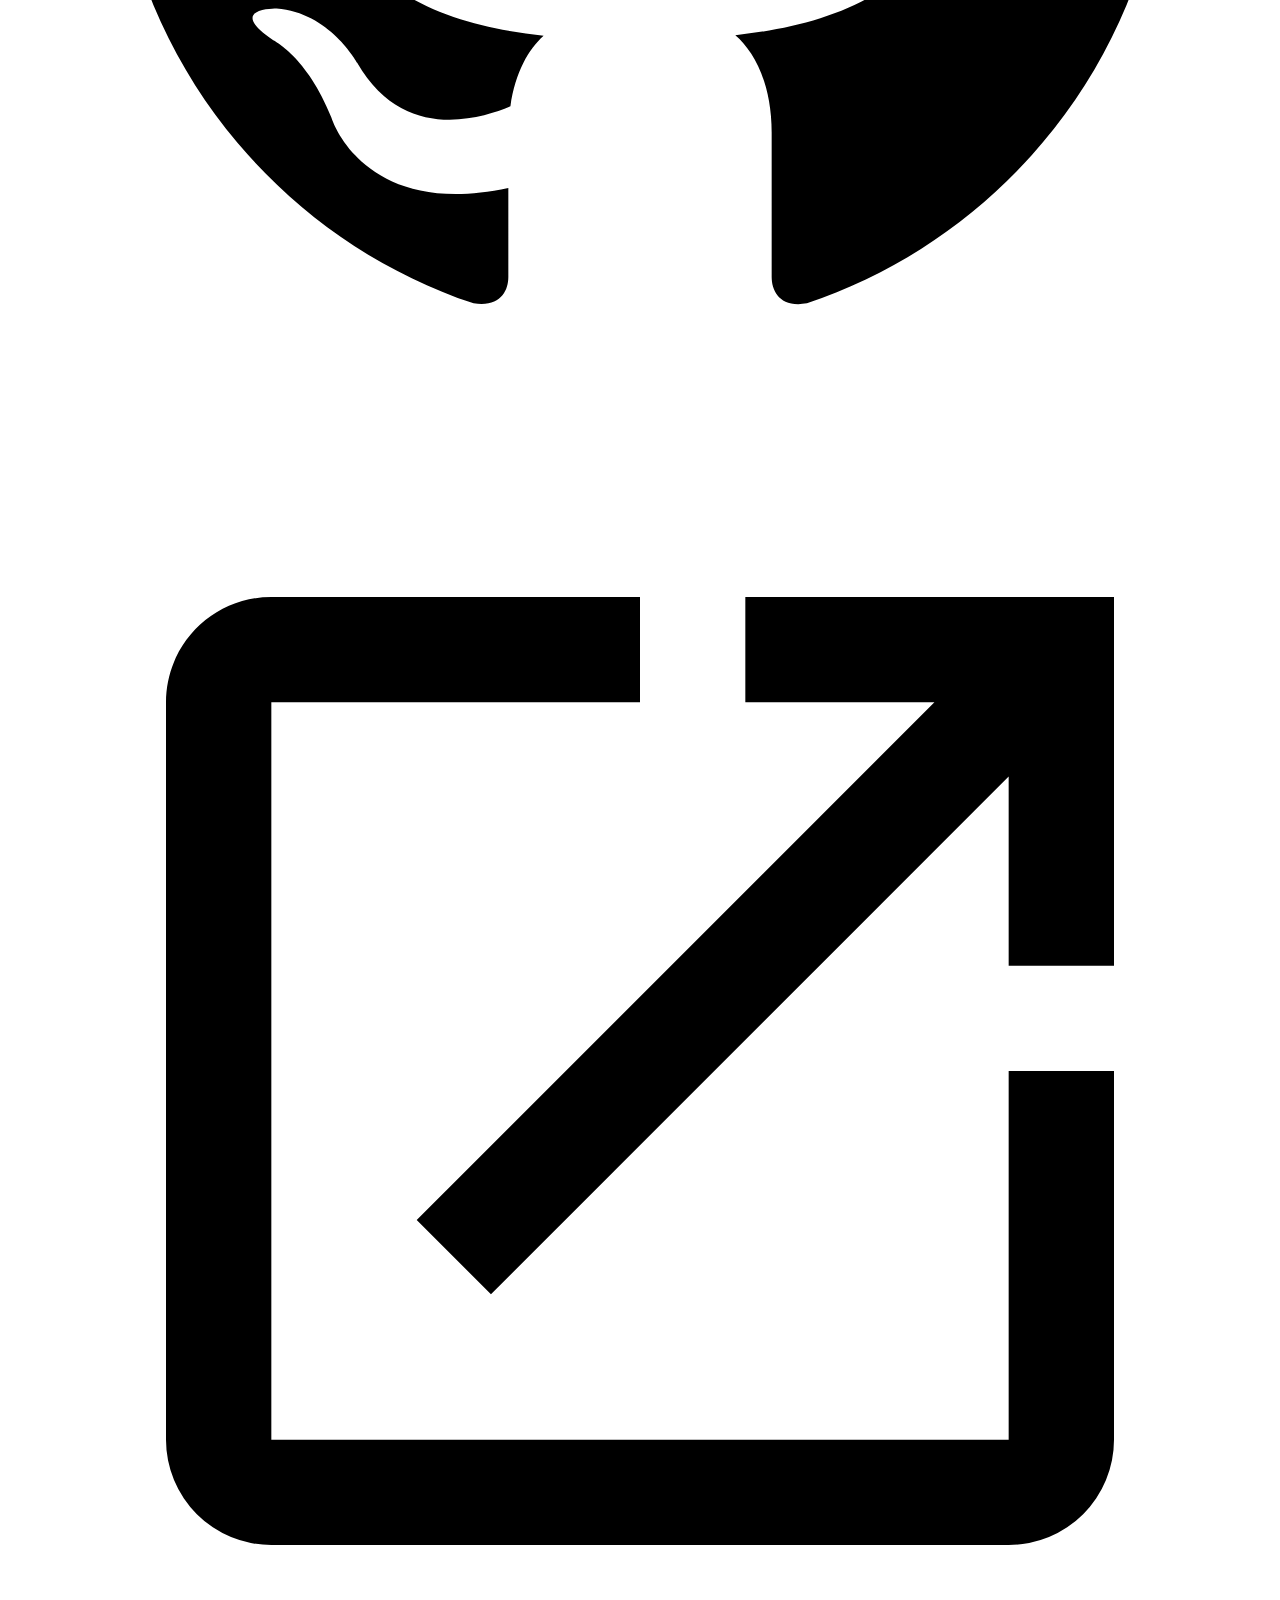
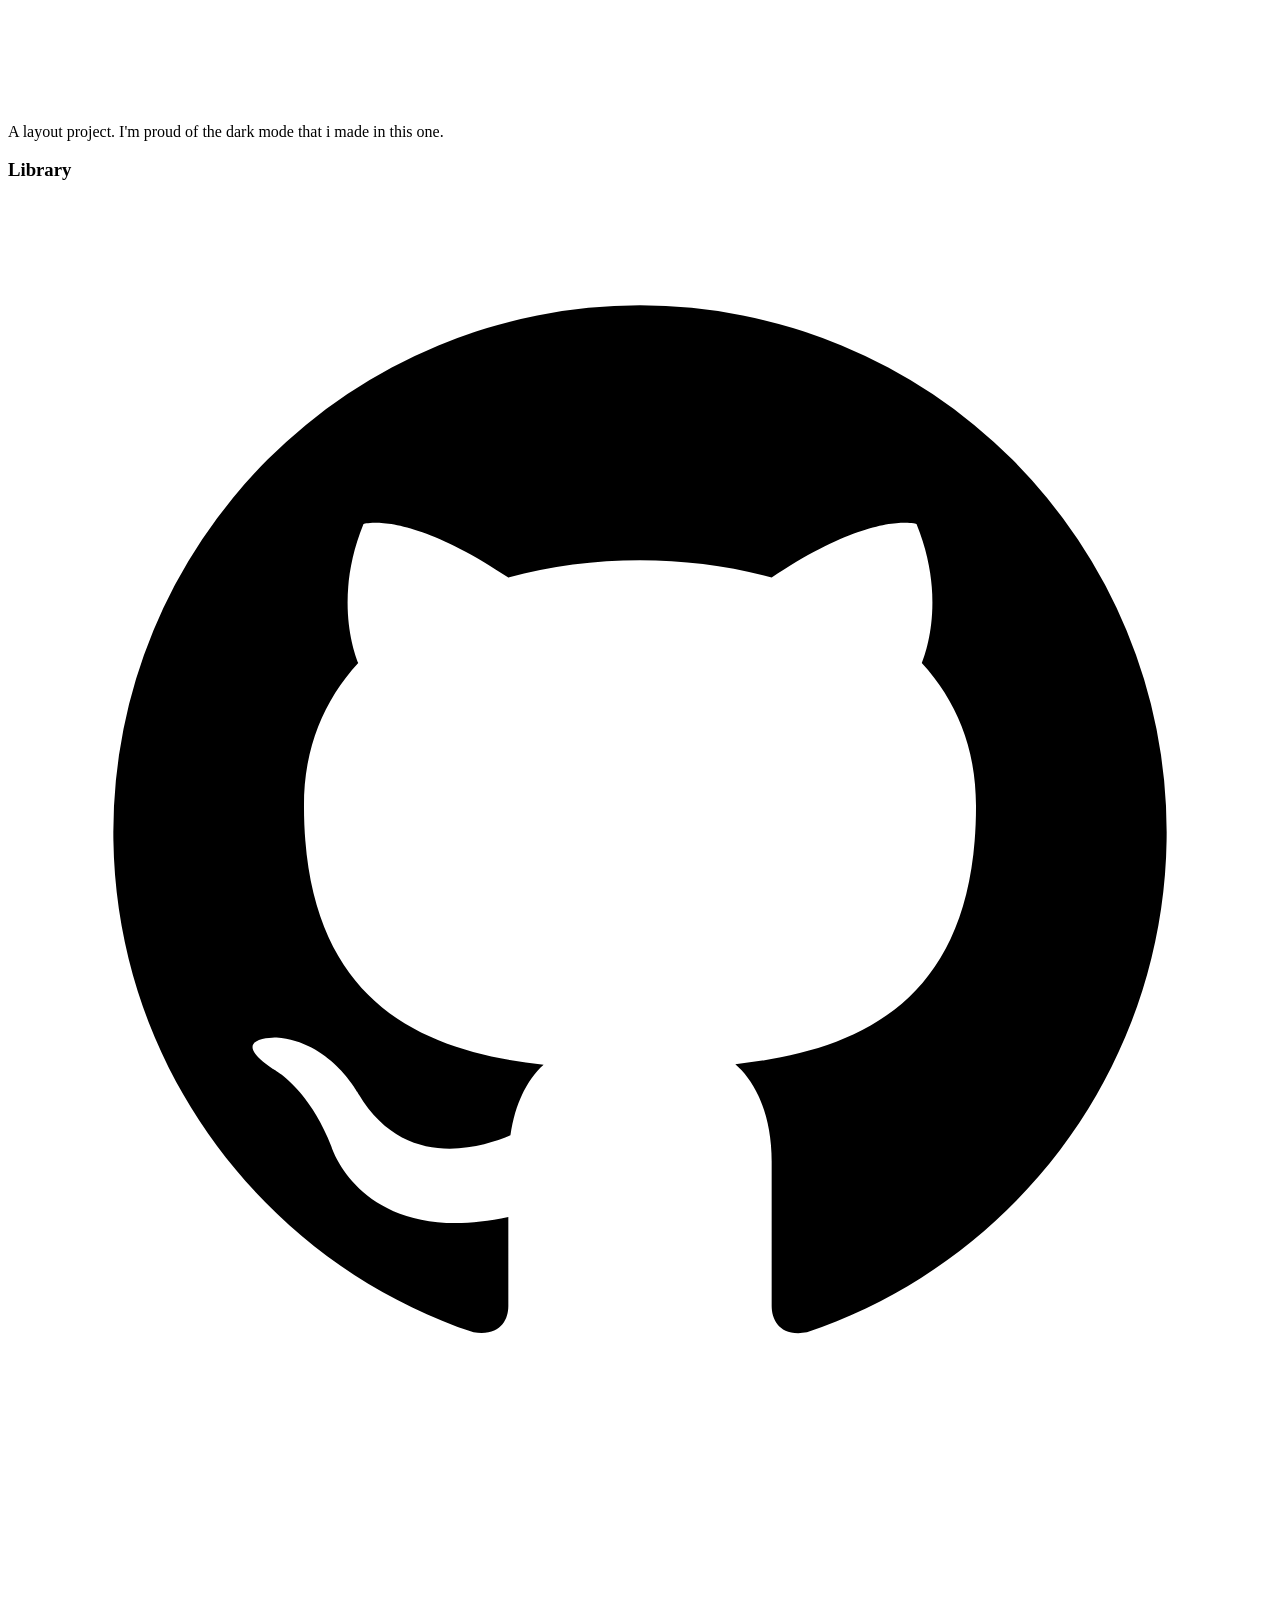
<file: src/template.html>
<!doctype html>
<html lang="en">
    <head>
        <meta charset="UTF-8" />
        <meta name="viewport" content="width=device-width, initial-scale=1.0" />
        <title>Document</title>
    </head>
    <body>
        <div class="main-wrapper">
            <div class="diagonal-decor"></div>
            <main>
                <section class="about-me-section">
                    <div class="potrait-holder">
                        <p class="name">Aritra Saha</p>
                    </div>
                    <h1>About me</h1>
                    <p>Lorem ipsum dolor sit, amet consectetur adipisicing elit. Similique minima officiis voluptatibus tempore adipisci repellat est! Laboriosam voluptate ipsum pariatur, odit impedit quia earum? Suscipit sint quae est similique exercitationem!
                    Sapiente impedit omnis tempora aspernatur libero alias explicabo ad ipsum repudiandae? Tenetur minima necessitatibus veniam optio, quasi eaque quidem ratione doloribus quis recusandae, odit nulla ducimus nam voluptate iusto! A?</p>
                    <div class="icon-holder">
                        <svg xmlns="http://www.w3.org/2000/svg" viewBox="0 0 24 24"><title>github</title><path d="M12,2A10,10 0 0,0 2,12C2,16.42 4.87,20.17 8.84,21.5C9.34,21.58 9.5,21.27 9.5,21C9.5,20.77 9.5,20.14 9.5,19.31C6.73,19.91 6.14,17.97 6.14,17.97C5.68,16.81 5.03,16.5 5.03,16.5C4.12,15.88 5.1,15.9 5.1,15.9C6.1,15.97 6.63,16.93 6.63,16.93C7.5,18.45 8.97,18 9.54,17.76C9.63,17.11 9.89,16.67 10.17,16.42C7.95,16.17 5.62,15.31 5.62,11.5C5.62,10.39 6,9.5 6.65,8.79C6.55,8.54 6.2,7.5 6.75,6.15C6.75,6.15 7.59,5.88 9.5,7.17C10.29,6.95 11.15,6.84 12,6.84C12.85,6.84 13.71,6.95 14.5,7.17C16.41,5.88 17.25,6.15 17.25,6.15C17.8,7.5 17.45,8.54 17.35,8.79C18,9.5 18.38,10.39 18.38,11.5C18.38,15.32 16.04,16.16 13.81,16.41C14.17,16.72 14.5,17.33 14.5,18.26C14.5,19.6 14.5,20.68 14.5,21C14.5,21.27 14.66,21.59 15.17,21.5C19.14,20.16 22,16.42 22,12A10,10 0 0,0 12,2Z" /></svg>
                        <svg xmlns="http://www.w3.org/2000/svg" viewBox="0 0 24 24"><title>linkedin</title><path d="M19 3A2 2 0 0 1 21 5V19A2 2 0 0 1 19 21H5A2 2 0 0 1 3 19V5A2 2 0 0 1 5 3H19M18.5 18.5V13.2A3.26 3.26 0 0 0 15.24 9.94C14.39 9.94 13.4 10.46 12.92 11.24V10.13H10.13V18.5H12.92V13.57C12.92 12.8 13.54 12.17 14.31 12.17A1.4 1.4 0 0 1 15.71 13.57V18.5H18.5M6.88 8.56A1.68 1.68 0 0 0 8.56 6.88C8.56 5.95 7.81 5.19 6.88 5.19A1.69 1.69 0 0 0 5.19 6.88C5.19 7.81 5.95 8.56 6.88 8.56M8.27 18.5V10.13H5.5V18.5H8.27Z" /></svg>
                        <svg xmlns="http://www.w3.org/2000/svg" viewBox="0 0 24 24"><title>twitter</title><path d="M22.46,6C21.69,6.35 20.86,6.58 20,6.69C20.88,6.16 21.56,5.32 21.88,4.31C21.05,4.81 20.13,5.16 19.16,5.36C18.37,4.5 17.26,4 16,4C13.65,4 11.73,5.92 11.73,8.29C11.73,8.63 11.77,8.96 11.84,9.27C8.28,9.09 5.11,7.38 3,4.79C2.63,5.42 2.42,6.16 2.42,6.94C2.42,8.43 3.17,9.75 4.33,10.5C3.62,10.5 2.96,10.3 2.38,10C2.38,10 2.38,10 2.38,10.03C2.38,12.11 3.86,13.85 5.82,14.24C5.46,14.34 5.08,14.39 4.69,14.39C4.42,14.39 4.15,14.36 3.89,14.31C4.43,16 6,17.26 7.89,17.29C6.43,18.45 4.58,19.13 2.56,19.13C2.22,19.13 1.88,19.11 1.54,19.07C3.44,20.29 5.7,21 8.12,21C16,21 20.33,14.46 20.33,8.79C20.33,8.6 20.33,8.42 20.32,8.23C21.16,7.63 21.88,6.87 22.46,6Z" /></svg>
                    </div>
                </section>
                <section class="my-work-section">
                    <h2>My work</h2>
                    <div class="project-wrapper">
                        <div class="project-card">
                            <div class="project-img-holder one"></div>
                            <h3 class="project-name">Weather app</h3>
                            <div class="icons">
                                <svg xmlns="http://www.w3.org/2000/svg" viewBox="0 0 24 24"><title>github</title><path d="M12,2A10,10 0 0,0 2,12C2,16.42 4.87,20.17 8.84,21.5C9.34,21.58 9.5,21.27 9.5,21C9.5,20.77 9.5,20.14 9.5,19.31C6.73,19.91 6.14,17.97 6.14,17.97C5.68,16.81 5.03,16.5 5.03,16.5C4.12,15.88 5.1,15.9 5.1,15.9C6.1,15.97 6.63,16.93 6.63,16.93C7.5,18.45 8.97,18 9.54,17.76C9.63,17.11 9.89,16.67 10.17,16.42C7.95,16.17 5.62,15.31 5.62,11.5C5.62,10.39 6,9.5 6.65,8.79C6.55,8.54 6.2,7.5 6.75,6.15C6.75,6.15 7.59,5.88 9.5,7.17C10.29,6.95 11.15,6.84 12,6.84C12.85,6.84 13.71,6.95 14.5,7.17C16.41,5.88 17.25,6.15 17.25,6.15C17.8,7.5 17.45,8.54 17.35,8.79C18,9.5 18.38,10.39 18.38,11.5C18.38,15.32 16.04,16.16 13.81,16.41C14.17,16.72 14.5,17.33 14.5,18.26C14.5,19.6 14.5,20.68 14.5,21C14.5,21.27 14.66,21.59 15.17,21.5C19.14,20.16 22,16.42 22,12A10,10 0 0,0 12,2Z" /></svg>
                                <svg xmlns="http://www.w3.org/2000/svg" viewBox="0 0 24 24"><title>open-in-new</title><path d="M14,3V5H17.59L7.76,14.83L9.17,16.24L19,6.41V10H21V3M19,19H5V5H12V3H5C3.89,3 3,3.9 3,5V19A2,2 0 0,0 5,21H19A2,2 0 0,0 21,19V12H19V19Z" /></svg>
                            </div>
                            <p class="project-desc">
                                A pretty and simple weather app. Search any location and enjoy a breathtaking theme along with the data you need.
                            </p>
                        </div>
                        <div class="project-card">
                            <div class="project-img-holder two"></div>
                            <h3 class="project-name">Battleship</h3>
                            <div class="icons">
                                <svg xmlns="http://www.w3.org/2000/svg" viewBox="0 0 24 24"><title>github</title><path d="M12,2A10,10 0 0,0 2,12C2,16.42 4.87,20.17 8.84,21.5C9.34,21.58 9.5,21.27 9.5,21C9.5,20.77 9.5,20.14 9.5,19.31C6.73,19.91 6.14,17.97 6.14,17.97C5.68,16.81 5.03,16.5 5.03,16.5C4.12,15.88 5.1,15.9 5.1,15.9C6.1,15.97 6.63,16.93 6.63,16.93C7.5,18.45 8.97,18 9.54,17.76C9.63,17.11 9.89,16.67 10.17,16.42C7.95,16.17 5.62,15.31 5.62,11.5C5.62,10.39 6,9.5 6.65,8.79C6.55,8.54 6.2,7.5 6.75,6.15C6.75,6.15 7.59,5.88 9.5,7.17C10.29,6.95 11.15,6.84 12,6.84C12.85,6.84 13.71,6.95 14.5,7.17C16.41,5.88 17.25,6.15 17.25,6.15C17.8,7.5 17.45,8.54 17.35,8.79C18,9.5 18.38,10.39 18.38,11.5C18.38,15.32 16.04,16.16 13.81,16.41C14.17,16.72 14.5,17.33 14.5,18.26C14.5,19.6 14.5,20.68 14.5,21C14.5,21.27 14.66,21.59 15.17,21.5C19.14,20.16 22,16.42 22,12A10,10 0 0,0 12,2Z" /></svg>
                                <svg xmlns="http://www.w3.org/2000/svg" viewBox="0 0 24 24"><title>open-in-new</title><path d="M14,3V5H17.59L7.76,14.83L9.17,16.24L19,6.41V10H21V3M19,19H5V5H12V3H5C3.89,3 3,3.9 3,5V19A2,2 0 0,0 5,21H19A2,2 0 0,0 21,19V12H19V19Z" /></svg>
                            </div>
                            <p class="project-desc">
                                A classic battleship board game. Guess and strike your opponent's ships.
                            </p>
                        </div>
                        <div class="project-card">
                            <div class="project-img-holder three"></div>
                            <h3 class="project-name">Tic Tac Toe</h3>
                            <div class="icons">
                                <svg xmlns="http://www.w3.org/2000/svg" viewBox="0 0 24 24"><title>github</title><path d="M12,2A10,10 0 0,0 2,12C2,16.42 4.87,20.17 8.84,21.5C9.34,21.58 9.5,21.27 9.5,21C9.5,20.77 9.5,20.14 9.5,19.31C6.73,19.91 6.14,17.97 6.14,17.97C5.68,16.81 5.03,16.5 5.03,16.5C4.12,15.88 5.1,15.9 5.1,15.9C6.1,15.97 6.63,16.93 6.63,16.93C7.5,18.45 8.97,18 9.54,17.76C9.63,17.11 9.89,16.67 10.17,16.42C7.95,16.17 5.62,15.31 5.62,11.5C5.62,10.39 6,9.5 6.65,8.79C6.55,8.54 6.2,7.5 6.75,6.15C6.75,6.15 7.59,5.88 9.5,7.17C10.29,6.95 11.15,6.84 12,6.84C12.85,6.84 13.71,6.95 14.5,7.17C16.41,5.88 17.25,6.15 17.25,6.15C17.8,7.5 17.45,8.54 17.35,8.79C18,9.5 18.38,10.39 18.38,11.5C18.38,15.32 16.04,16.16 13.81,16.41C14.17,16.72 14.5,17.33 14.5,18.26C14.5,19.6 14.5,20.68 14.5,21C14.5,21.27 14.66,21.59 15.17,21.5C19.14,20.16 22,16.42 22,12A10,10 0 0,0 12,2Z" /></svg>
                                <svg xmlns="http://www.w3.org/2000/svg" viewBox="0 0 24 24"><title>open-in-new</title><path d="M14,3V5H17.59L7.76,14.83L9.17,16.24L19,6.41V10H21V3M19,19H5V5H12V3H5C3.89,3 3,3.9 3,5V19A2,2 0 0,0 5,21H19A2,2 0 0,0 21,19V12H19V19Z" /></svg>
                            </div>
                            <p class="project-desc">
                                Same old Tic Tac Toe but in blue.
                            </p>
                        </div>
                        <div class="project-card">
                            <div class="project-img-holder four"></div>
                            <h3 class="project-name">Admin dashboard</h3>
                            <div class="icons">
                                <svg xmlns="http://www.w3.org/2000/svg" viewBox="0 0 24 24"><title>github</title><path d="M12,2A10,10 0 0,0 2,12C2,16.42 4.87,20.17 8.84,21.5C9.34,21.58 9.5,21.27 9.5,21C9.5,20.77 9.5,20.14 9.5,19.31C6.73,19.91 6.14,17.97 6.14,17.97C5.68,16.81 5.03,16.5 5.03,16.5C4.12,15.88 5.1,15.9 5.1,15.9C6.1,15.97 6.63,16.93 6.63,16.93C7.5,18.45 8.97,18 9.54,17.76C9.63,17.11 9.89,16.67 10.17,16.42C7.95,16.17 5.62,15.31 5.62,11.5C5.62,10.39 6,9.5 6.65,8.79C6.55,8.54 6.2,7.5 6.75,6.15C6.75,6.15 7.59,5.88 9.5,7.17C10.29,6.95 11.15,6.84 12,6.84C12.85,6.84 13.71,6.95 14.5,7.17C16.41,5.88 17.25,6.15 17.25,6.15C17.8,7.5 17.45,8.54 17.35,8.79C18,9.5 18.38,10.39 18.38,11.5C18.38,15.32 16.04,16.16 13.81,16.41C14.17,16.72 14.5,17.33 14.5,18.26C14.5,19.6 14.5,20.68 14.5,21C14.5,21.27 14.66,21.59 15.17,21.5C19.14,20.16 22,16.42 22,12A10,10 0 0,0 12,2Z" /></svg>
                                <svg xmlns="http://www.w3.org/2000/svg" viewBox="0 0 24 24"><title>open-in-new</title><path d="M14,3V5H17.59L7.76,14.83L9.17,16.24L19,6.41V10H21V3M19,19H5V5H12V3H5C3.89,3 3,3.9 3,5V19A2,2 0 0,0 5,21H19A2,2 0 0,0 21,19V12H19V19Z" /></svg>
                            </div>
                            <p class="project-desc">
                                A layout project. I'm proud of the dark mode that i made in this one.
                            </p>
                        </div>
                        <div class="project-card">
                            <div class="project-img-holder five"></div>
                            <h3 class="project-name">Library</h3>
                            <div class="icons">
                                <svg xmlns="http://www.w3.org/2000/svg" viewBox="0 0 24 24"><title>github</title><path d="M12,2A10,10 0 0,0 2,12C2,16.42 4.87,20.17 8.84,21.5C9.34,21.58 9.5,21.27 9.5,21C9.5,20.77 9.5,20.14 9.5,19.31C6.73,19.91 6.14,17.97 6.14,17.97C5.68,16.81 5.03,16.5 5.03,16.5C4.12,15.88 5.1,15.9 5.1,15.9C6.1,15.97 6.63,16.93 6.63,16.93C7.5,18.45 8.97,18 9.54,17.76C9.63,17.11 9.89,16.67 10.17,16.42C7.95,16.17 5.62,15.31 5.62,11.5C5.62,10.39 6,9.5 6.65,8.79C6.55,8.54 6.2,7.5 6.75,6.15C6.75,6.15 7.59,5.88 9.5,7.17C10.29,6.95 11.15,6.84 12,6.84C12.85,6.84 13.71,6.95 14.5,7.17C16.41,5.88 17.25,6.15 17.25,6.15C17.8,7.5 17.45,8.54 17.35,8.79C18,9.5 18.38,10.39 18.38,11.5C18.38,15.32 16.04,16.16 13.81,16.41C14.17,16.72 14.5,17.33 14.5,18.26C14.5,19.6 14.5,20.68 14.5,21C14.5,21.27 14.66,21.59 15.17,21.5C19.14,20.16 22,16.42 22,12A10,10 0 0,0 12,2Z" /></svg>
                                <svg xmlns="http://www.w3.org/2000/svg" viewBox="0 0 24 24"><title>open-in-new</title><path d="M14,3V5H17.59L7.76,14.83L9.17,16.24L19,6.41V10H21V3M19,19H5V5H12V3H5C3.89,3 3,3.9 3,5V19A2,2 0 0,0 5,21H19A2,2 0 0,0 21,19V12H19V19Z" /></svg>
                            </div>
                            <p class="project-desc">
                                Add your favorite books and their photo.
                            </p>
                        </div>
                        <div class="project-card">
                            <div class="project-img-holder six"></div>
                            <h3 class="project-name">Sign up form</h3>
                            <div class="icons">
                                <svg xmlns="http://www.w3.org/2000/svg" viewBox="0 0 24 24"><title>github</title><path d="M12,2A10,10 0 0,0 2,12C2,16.42 4.87,20.17 8.84,21.5C9.34,21.58 9.5,21.27 9.5,21C9.5,20.77 9.5,20.14 9.5,19.31C6.73,19.91 6.14,17.97 6.14,17.97C5.68,16.81 5.03,16.5 5.03,16.5C4.12,15.88 5.1,15.9 5.1,15.9C6.1,15.97 6.63,16.93 6.63,16.93C7.5,18.45 8.97,18 9.54,17.76C9.63,17.11 9.89,16.67 10.17,16.42C7.95,16.17 5.62,15.31 5.62,11.5C5.62,10.39 6,9.5 6.65,8.79C6.55,8.54 6.2,7.5 6.75,6.15C6.75,6.15 7.59,5.88 9.5,7.17C10.29,6.95 11.15,6.84 12,6.84C12.85,6.84 13.71,6.95 14.5,7.17C16.41,5.88 17.25,6.15 17.25,6.15C17.8,7.5 17.45,8.54 17.35,8.79C18,9.5 18.38,10.39 18.38,11.5C18.38,15.32 16.04,16.16 13.81,16.41C14.17,16.72 14.5,17.33 14.5,18.26C14.5,19.6 14.5,20.68 14.5,21C14.5,21.27 14.66,21.59 15.17,21.5C19.14,20.16 22,16.42 22,12A10,10 0 0,0 12,2Z" /></svg>
                                <svg xmlns="http://www.w3.org/2000/svg" viewBox="0 0 24 24"><title>open-in-new</title><path d="M14,3V5H17.59L7.76,14.83L9.17,16.24L19,6.41V10H21V3M19,19H5V5H12V3H5C3.89,3 3,3.9 3,5V19A2,2 0 0,0 5,21H19A2,2 0 0,0 21,19V12H19V19Z" /></svg>
                            </div>
                            <p class="project-desc">
                                A form validation project. No one is getting away with an unfinished form.
                            </p>
                        </div>
                    </div>
                </section>
            </main>
            <footer>
                <div class="contact-section">
                    <div class="contact-info">
                        <h2>Contact me</h2>
                        <p>Check out my platforms if you want to</p>
                        <p>1234 Random Road</p>
                        <p>Random Town, Random country 1234</p>
                        <p>555-555-5555</p>
                        <p>pspspspspsp@gmail.com</p>
                        <div class="contact-icons">
                            <svg xmlns="http://www.w3.org/2000/svg" viewBox="0 0 24 24"><title>github</title><path d="M12,2A10,10 0 0,0 2,12C2,16.42 4.87,20.17 8.84,21.5C9.34,21.58 9.5,21.27 9.5,21C9.5,20.77 9.5,20.14 9.5,19.31C6.73,19.91 6.14,17.97 6.14,17.97C5.68,16.81 5.03,16.5 5.03,16.5C4.12,15.88 5.1,15.9 5.1,15.9C6.1,15.97 6.63,16.93 6.63,16.93C7.5,18.45 8.97,18 9.54,17.76C9.63,17.11 9.89,16.67 10.17,16.42C7.95,16.17 5.62,15.31 5.62,11.5C5.62,10.39 6,9.5 6.65,8.79C6.55,8.54 6.2,7.5 6.75,6.15C6.75,6.15 7.59,5.88 9.5,7.17C10.29,6.95 11.15,6.84 12,6.84C12.85,6.84 13.71,6.95 14.5,7.17C16.41,5.88 17.25,6.15 17.25,6.15C17.8,7.5 17.45,8.54 17.35,8.79C18,9.5 18.38,10.39 18.38,11.5C18.38,15.32 16.04,16.16 13.81,16.41C14.17,16.72 14.5,17.33 14.5,18.26C14.5,19.6 14.5,20.68 14.5,21C14.5,21.27 14.66,21.59 15.17,21.5C19.14,20.16 22,16.42 22,12A10,10 0 0,0 12,2Z" /></svg>
                            <svg xmlns="http://www.w3.org/2000/svg" viewBox="0 0 24 24"><title>linkedin</title><path d="M19 3A2 2 0 0 1 21 5V19A2 2 0 0 1 19 21H5A2 2 0 0 1 3 19V5A2 2 0 0 1 5 3H19M18.5 18.5V13.2A3.26 3.26 0 0 0 15.24 9.94C14.39 9.94 13.4 10.46 12.92 11.24V10.13H10.13V18.5H12.92V13.57C12.92 12.8 13.54 12.17 14.31 12.17A1.4 1.4 0 0 1 15.71 13.57V18.5H18.5M6.88 8.56A1.68 1.68 0 0 0 8.56 6.88C8.56 5.95 7.81 5.19 6.88 5.19A1.69 1.69 0 0 0 5.19 6.88C5.19 7.81 5.95 8.56 6.88 8.56M8.27 18.5V10.13H5.5V18.5H8.27Z" /></svg>
                            <svg xmlns="http://www.w3.org/2000/svg" viewBox="0 0 24 24"><title>twitter</title><path d="M22.46,6C21.69,6.35 20.86,6.58 20,6.69C20.88,6.16 21.56,5.32 21.88,4.31C21.05,4.81 20.13,5.16 19.16,5.36C18.37,4.5 17.26,4 16,4C13.65,4 11.73,5.92 11.73,8.29C11.73,8.63 11.77,8.96 11.84,9.27C8.28,9.09 5.11,7.38 3,4.79C2.63,5.42 2.42,6.16 2.42,6.94C2.42,8.43 3.17,9.75 4.33,10.5C3.62,10.5 2.96,10.3 2.38,10C2.38,10 2.38,10 2.38,10.03C2.38,12.11 3.86,13.85 5.82,14.24C5.46,14.34 5.08,14.39 4.69,14.39C4.42,14.39 4.15,14.36 3.89,14.31C4.43,16 6,17.26 7.89,17.29C6.43,18.45 4.58,19.13 2.56,19.13C2.22,19.13 1.88,19.11 1.54,19.07C3.44,20.29 5.7,21 8.12,21C16,21 20.33,14.46 20.33,8.79C20.33,8.6 20.33,8.42 20.32,8.23C21.16,7.63 21.88,6.87 22.46,6Z" /></svg>
                        </div>
                    </div>
                    <div class="contact-img-holder"></div>
                </div>
            </footer>
        </div>
    </body>
</html>
</file>
